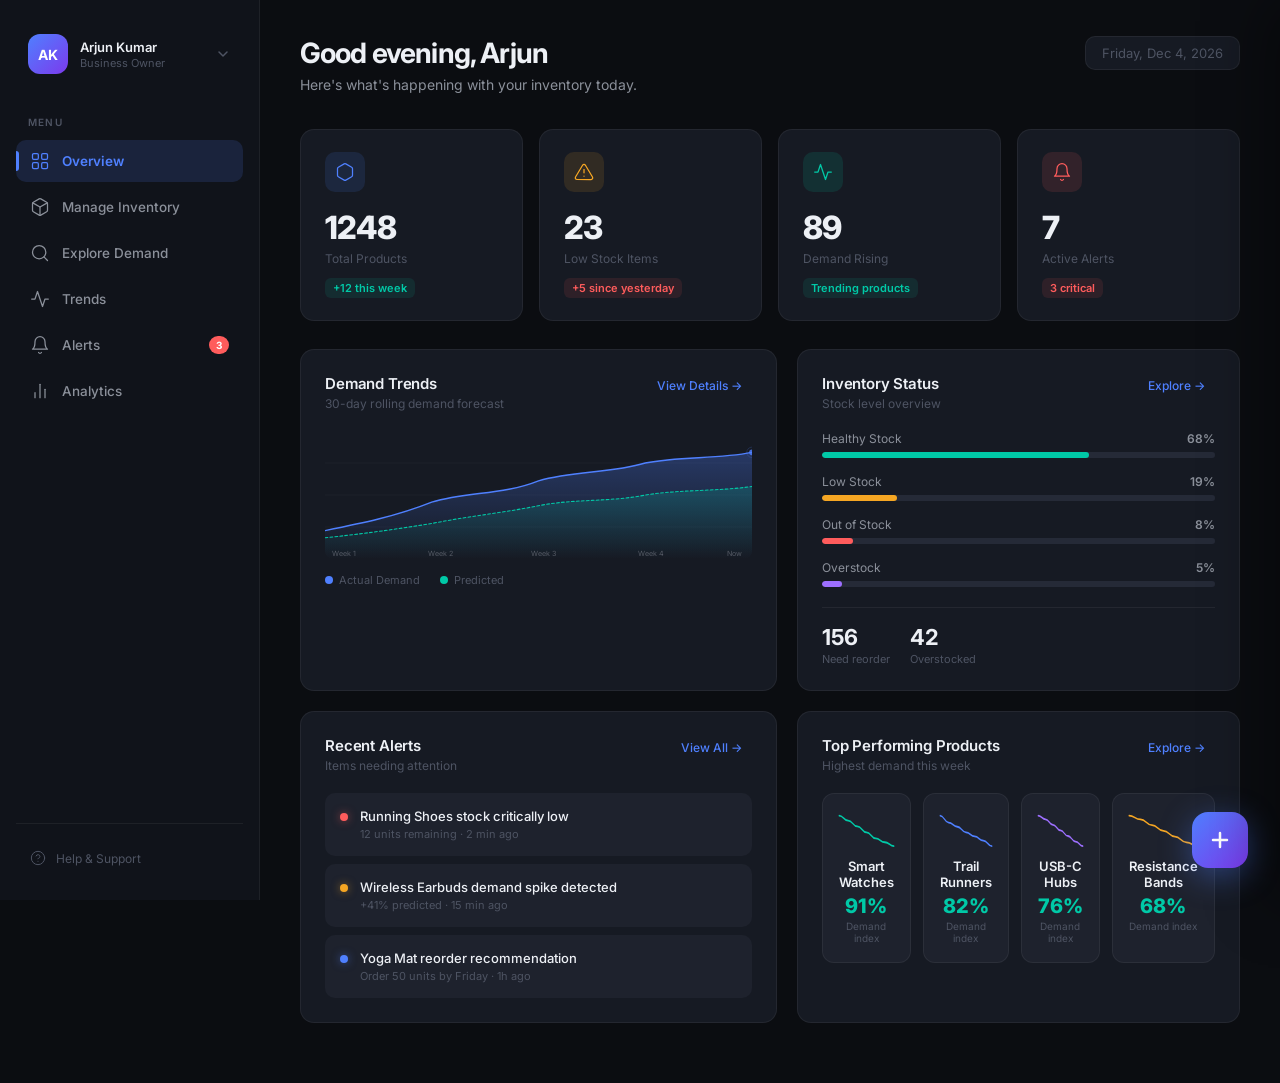
<file: dashboard.html>
<!DOCTYPE html>
<html lang="en">
<head>
  <meta charset="UTF-8" />
  <meta name="viewport" content="width=device-width, initial-scale=1.0" />
  <title>DemandOS - Dashboard</title>
  <meta name="description" content="DemandOS dashboard - your central command for demand prediction and inventory management." />
  <link rel="preconnect" href="https://fonts.googleapis.com" />
  <link rel="preconnect" href="https://fonts.gstatic.com" crossorigin />
  <link href="https://fonts.googleapis.com/css2?family=Inter:wght@300;400;500;600;700;800&display=swap" rel="stylesheet" />
  <link rel="stylesheet" href="dashboard.css" />
  <link rel="stylesheet" href="inventory.css" />
  <link rel="stylesheet" href="add-product.css" />
  <link rel="stylesheet" href="demand.css" />
  <link rel="stylesheet" href="trends.css" />
  <link rel="stylesheet" href="alerts.css" />
  <style>
/* -�-�-�-�-�-�-�-�-�-�-� ANALYTICS PAGE -�-�-�-�-�-�-�-�-�-�-� */

/* Summary Strip */
.analytics-strip { display:grid; grid-template-columns:repeat(4,1fr); gap:16px; margin-bottom:28px; }
.analytics-stat { background:var(--surface); border:1px solid var(--border); border-radius:var(--r); padding:20px 22px; opacity:0; transform:translateY(14px); animation:anStatIn 450ms var(--ease) forwards; transition:border-color 250ms,box-shadow 250ms; }
.analytics-stat:nth-child(1){animation-delay:50ms} .analytics-stat:nth-child(2){animation-delay:120ms} .analytics-stat:nth-child(3){animation-delay:190ms} .analytics-stat:nth-child(4){animation-delay:260ms}
@keyframes anStatIn { to{opacity:1;transform:translateY(0)} }
.analytics-stat:hover { border-color:var(--border-hover); box-shadow:0 4px 20px rgba(0,0,0,.2); }
.analytics-stat-icon { width:36px; height:36px; border-radius:10px; display:flex; align-items:center; justify-content:center; font-size:16px; margin-bottom:12px; }
.analytics-stat-icon.blue { background:rgba(79,128,255,.12); }
.analytics-stat-icon.amber { background:rgba(245,166,35,.12); }
.analytics-stat-icon.green { background:rgba(0,201,167,.12); }
.analytics-stat-icon.purple { background:rgba(157,111,255,.12); }
.analytics-stat-value { font-size:22px; font-weight:800; color:var(--text-primary); letter-spacing:-.03em; margin-bottom:2px; }
.analytics-stat-label { font-size:11.5px; color:var(--text-muted); }

/* Section Card */
.an-card { background:var(--surface); border:1px solid var(--border); border-radius:var(--r); padding:24px; margin-bottom:20px; opacity:0; transform:translateY(14px); animation:anStatIn 450ms var(--ease) forwards; animation-delay:350ms; transition:border-color 250ms; }
.an-card:hover { border-color:var(--border-hover); }
.an-card-head { display:flex; align-items:center; justify-content:space-between; margin-bottom:18px; }
.an-card-title { font-size:15px; font-weight:600; color:var(--text-primary); display:flex; align-items:center; gap:8px; }
.an-card-title span { font-size:16px; }
.an-card-sub { font-size:11px; color:var(--text-muted); }

/* Graph */
.an-graph { width:100%; height:200px; position:relative; margin-bottom:10px; }
.an-graph svg { width:100%; height:100%; display:block; }
.an-graph-line { fill:none; stroke-width:2; stroke-linecap:round; stroke-linejoin:round; stroke-dasharray:1200; stroke-dashoffset:1200; animation:anLineDraw 1400ms var(--ease) 500ms forwards; }
.an-graph-line.predicted { stroke-dasharray:6,4; stroke-width:1.8; animation-delay:900ms; }
@keyframes anLineDraw { to{stroke-dashoffset:0} }
.an-graph-fill { opacity:0; animation:anFillIn 700ms var(--ease) 900ms forwards; }
@keyframes anFillIn { to{opacity:1} }
.an-graph-labels { display:flex; justify-content:space-between; font-size:10px; color:var(--text-muted); }
.an-graph-legend { display:flex; gap:18px; margin-top:10px; }
.an-legend-item { display:flex; align-items:center; gap:6px; font-size:11px; color:var(--text-muted); }
.an-legend-dot { width:8px; height:8px; border-radius:50%; }
.an-legend-line { width:16px; height:2px; border-radius:1px; }
.an-legend-line.dashed { background:repeating-linear-gradient(90deg,var(--accent2) 0,var(--accent2) 4px,transparent 4px,transparent 7px); }

/* Two Column */
.an-grid { display:grid; grid-template-columns:1fr 1fr; gap:20px; margin-bottom:20px; }

/* Inventory Health */
.an-health-list { display:flex; flex-direction:column; gap:10px; }
.an-health-item { display:flex; align-items:center; gap:14px; padding:12px 16px; background:var(--surface2); border-radius:10px; border:1px solid transparent; transition:border-color 200ms; }
.an-health-item:hover { border-color:var(--border-hover); }
.an-health-dot { width:10px; height:10px; border-radius:50%; flex-shrink:0; }
.an-health-dot.red { background:var(--red); box-shadow:0 0 6px rgba(255,92,92,.4); }
.an-health-dot.green { background:var(--accent2); box-shadow:0 0 6px rgba(0,201,167,.4); }
.an-health-dot.blue { background:var(--accent); box-shadow:0 0 6px rgba(79,128,255,.4); }
.an-health-name { font-size:13px; font-weight:500; color:var(--text-primary); flex:1; }
.an-health-tag { font-size:10.5px; font-weight:600; padding:3px 10px; border-radius:6px; }
.an-health-tag.restock { background:rgba(255,92,92,.12); color:var(--red); }
.an-health-tag.safe { background:rgba(0,201,167,.12); color:var(--accent2); }
.an-health-tag.reduce { background:rgba(79,128,255,.12); color:var(--accent); }

/* Top Products */
.an-top-list { display:flex; flex-direction:column; gap:10px; }
.an-top-item { display:flex; align-items:center; gap:14px; padding:12px 16px; background:var(--surface2); border-radius:10px; }
.an-top-rank { width:24px; height:24px; border-radius:8px; background:var(--surface3); display:flex; align-items:center; justify-content:center; font-size:11px; font-weight:700; color:var(--text-secondary); flex-shrink:0; }
.an-top-name { font-size:13px; font-weight:500; color:var(--text-primary); flex:1; }
.an-top-growth { font-size:12px; font-weight:700; color:var(--accent2); }
.an-top-profit { font-size:11px; color:var(--text-muted); margin-left:8px; }

/* Risk Alerts */
.an-risk-list { display:flex; flex-direction:column; gap:10px; }
.an-risk-item { display:flex; align-items:flex-start; gap:12px; padding:14px 16px; background:var(--surface2); border-radius:10px; border-left:3px solid var(--red); }
.an-risk-icon { font-size:16px; flex-shrink:0; margin-top:1px; }
.an-risk-text { font-size:13px; color:var(--text-secondary); line-height:1.5; }

/* Predictions */
.an-predict-list { display:flex; flex-direction:column; gap:10px; }
.an-predict-item { display:flex; align-items:center; gap:14px; padding:14px 16px; background:var(--surface2); border-radius:10px; border-left:3px solid var(--purple); }
.an-predict-emoji { font-size:18px; flex-shrink:0; }
.an-predict-text { font-size:13px; color:var(--text-secondary); line-height:1.5; }

/* Category Chart */
.an-cat-bars { display:flex; flex-direction:column; gap:12px; }
.an-cat-item { display:flex; align-items:center; gap:12px; }
.an-cat-label { font-size:12px; color:var(--text-secondary); width:90px; flex-shrink:0; text-align:right; }
.an-cat-track { flex:1; height:8px; background:var(--surface3); border-radius:4px; overflow:hidden; }
.an-cat-fill { height:100%; border-radius:4px; transition:width 1200ms var(--ease); }
.an-cat-fill.blue { background:var(--accent); }
.an-cat-fill.green { background:var(--accent2); }
.an-cat-fill.amber { background:var(--amber); }
.an-cat-fill.purple { background:var(--purple); }
.an-cat-fill.red { background:var(--red); }
.an-cat-val { font-size:11px; font-weight:600; color:var(--text-muted); width:40px; }

/* Smart Suggestions */
.an-suggest-list { display:flex; flex-direction:column; gap:10px; }
.an-suggest-item { display:flex; align-items:flex-start; gap:12px; padding:14px 16px; background:var(--surface2); border-radius:10px; border-left:3px solid var(--accent2); }
.an-suggest-icon { font-size:16px; flex-shrink:0; margin-top:1px; }
.an-suggest-text { font-size:13px; color:var(--text-secondary); line-height:1.5; }
.an-suggest-text strong { color:var(--text-primary); font-weight:600; }

/* Responsive */
@media(max-width:1100px) { .analytics-strip { grid-template-columns:repeat(2,1fr); } .an-grid { grid-template-columns:1fr; } }
@media(max-width:768px) { .analytics-strip { grid-template-columns:1fr 1fr; } }
  </style>
</head>
<body>
  <!-- SIDEBAR -->
  <aside class="sidebar" id="sidebar">
    <!-- Profile -->
    <div class="profile-section" id="profile-section">
      <div class="profile-trigger" id="profile-trigger" onclick="toggleProfileDropdown()">
        <div class="profile-avatar" id="profile-avatar">AK</div>
        <div class="profile-info">
          <div class="profile-name" id="profile-name">Arjun Kumar</div>
          <div class="profile-role">Business Owner</div>
        </div>
        <svg class="profile-chevron" id="profile-chevron" width="16" height="16" viewBox="0 0 16 16" fill="none">
          <path d="M4 6L8 10L12 6" stroke="currentColor" stroke-width="1.5" stroke-linecap="round" stroke-linejoin="round"/>
        </svg>
      </div>
      <div class="profile-dropdown" id="profile-dropdown">
        <a href="#" class="dropdown-opt" id="opt-edit-profile" onclick="event.preventDefault();openEditProfile()">
          <svg width="16" height="16" viewBox="0 0 24 24" fill="none" stroke="currentColor" stroke-width="1.5" stroke-linecap="round" stroke-linejoin="round"><path d="M12 12a5 5 0 1 0 0-10 5 5 0 0 0 0 10Z"/><path d="M20 21c0-3.3-3.6-6-8-6s-8 2.7-8 6"/></svg>
          Edit Profile
        </a>
        <a href="#" class="dropdown-opt" id="opt-account-settings" onclick="event.preventDefault();openAccountSettings()">
          <svg width="16" height="16" viewBox="0 0 24 24" fill="none" stroke="currentColor" stroke-width="1.5" stroke-linecap="round" stroke-linejoin="round"><circle cx="12" cy="12" r="3"/><path d="M19.4 15a1.65 1.65 0 0 0 .33 1.82l.06.06a2 2 0 1 1-2.83 2.83l-.06-.06a1.65 1.65 0 0 0-1.82-.33 1.65 1.65 0 0 0-1 1.51V21a2 2 0 0 1-4 0v-.09A1.65 1.65 0 0 0 9 19.4a1.65 1.65 0 0 0-1.82.33l-.06.06a2 2 0 1 1-2.83-2.83l.06-.06A1.65 1.65 0 0 0 4.68 15a1.65 1.65 0 0 0-1.51-1H3a2 2 0 0 1 0-4h.09A1.65 1.65 0 0 0 4.6 9a1.65 1.65 0 0 0-.33-1.82l-.06-.06a2 2 0 1 1 2.83-2.83l.06.06A1.65 1.65 0 0 0 9 4.68a1.65 1.65 0 0 0 1-1.51V3a2 2 0 0 1 4 0v.09a1.65 1.65 0 0 0 1 1.51 1.65 1.65 0 0 0 1.82-.33l.06-.06a2 2 0 1 1 2.83 2.83l-.06.06A1.65 1.65 0 0 0 19.4 9a1.65 1.65 0 0 0 1.51 1H21a2 2 0 0 1 0 4h-.09a1.65 1.65 0 0 0-1.51 1Z"/></svg>
          Account Settings
        </a>
        <div class="dropdown-divider"></div>
        <a href="index.html" class="dropdown-opt logout" id="opt-logout">
          <svg width="16" height="16" viewBox="0 0 24 24" fill="none" stroke="currentColor" stroke-width="1.5" stroke-linecap="round" stroke-linejoin="round"><path d="M9 21H5a2 2 0 0 1-2-2V5a2 2 0 0 1 2-2h4"/><polyline points="16 17 21 12 16 7"/><line x1="21" y1="12" x2="9" y2="12"/></svg>
          Logout
        </a>
      </div>
    </div>

    <!-- Navigation -->
    <nav class="sidebar-nav">
      <div class="nav-label">MENU</div>
      <a href="#" class="nav-item active" data-section="overview" id="nav-overview" onclick="switchSection('overview', this)">
        <svg width="20" height="20" viewBox="0 0 24 24" fill="none" stroke="currentColor" stroke-width="1.5" stroke-linecap="round" stroke-linejoin="round"><rect x="3" y="3" width="7" height="7" rx="1.5"/><rect x="14" y="3" width="7" height="7" rx="1.5"/><rect x="3" y="14" width="7" height="7" rx="1.5"/><rect x="14" y="14" width="7" height="7" rx="1.5"/></svg>
        <span>Overview</span>
      </a>
      <a href="#" class="nav-item" data-section="inventory" id="nav-inventory" onclick="switchSection('inventory', this)">
        <svg width="20" height="20" viewBox="0 0 24 24" fill="none" stroke="currentColor" stroke-width="1.5" stroke-linecap="round" stroke-linejoin="round"><path d="M21 8a2 2 0 0 0-1-1.73l-7-4a2 2 0 0 0-2 0l-7 4A2 2 0 0 0 3 8v8a2 2 0 0 0 1 1.73l7 4a2 2 0 0 0 2 0l7-4A2 2 0 0 0 21 16Z"/><path d="m3.3 7 8.7 5 8.7-5"/><path d="M12 22V12"/></svg>
        <span>Manage Inventory</span>
      </a>
      <a href="#" class="nav-item" data-section="demand" id="nav-demand" onclick="switchSection('demand', this)">
        <svg width="20" height="20" viewBox="0 0 24 24" fill="none" stroke="currentColor" stroke-width="1.5" stroke-linecap="round" stroke-linejoin="round"><circle cx="11" cy="11" r="8"/><path d="m21 21-4.3-4.3"/></svg>
        <span>Explore Demand</span>
      </a>
      <a href="#" class="nav-item" data-section="trends" id="nav-trends" onclick="switchSection('trends', this)">
        <svg width="20" height="20" viewBox="0 0 24 24" fill="none" stroke="currentColor" stroke-width="1.5" stroke-linecap="round" stroke-linejoin="round"><polyline points="22 12 18 12 15 21 9 3 6 12 2 12"/></svg>
        <span>Trends</span>
      </a>
      <a href="#" class="nav-item" data-section="alerts" id="nav-alerts" onclick="switchSection('alerts', this)">
        <svg width="20" height="20" viewBox="0 0 24 24" fill="none" stroke="currentColor" stroke-width="1.5" stroke-linecap="round" stroke-linejoin="round"><path d="M18 8A6 6 0 0 0 6 8c0 7-3 9-3 9h18s-3-2-3-9"/><path d="M13.73 21a2 2 0 0 1-3.46 0"/></svg>
        <span>Alerts</span>
        <span class="nav-badge">3</span>
      </a>
      <a href="#" class="nav-item" data-section="analytics" id="nav-analytics" onclick="switchSection('analytics', this)">
        <svg width="20" height="20" viewBox="0 0 24 24" fill="none" stroke="currentColor" stroke-width="1.5" stroke-linecap="round" stroke-linejoin="round"><path d="M18 20V10"/><path d="M12 20V4"/><path d="M6 20v-6"/></svg>
        <span>Analytics</span>
      </a>
    </nav>

    <!-- Sidebar Footer -->
    <div class="sidebar-footer">
      <div class="sidebar-help" onclick="return false;">
        <svg width="16" height="16" viewBox="0 0 24 24" fill="none" stroke="currentColor" stroke-width="1.5" stroke-linecap="round" stroke-linejoin="round"><circle cx="12" cy="12" r="10"/><path d="M9.09 9a3 3 0 0 1 5.83 1c0 2-3 3-3 3"/><line x1="12" y1="17" x2="12.01" y2="17"/></svg>
        <span>Help & Support</span>
      </div>
    </div>
  </aside>

  <!-- MAIN CONTENT -->
  <main class="main-content" id="main-content">
    <!-- OVERVIEW SECTION (default) -->
    <section class="content-section active" id="section-overview">
      <!-- Header -->
      <div class="content-header">
        <div>
          <h1 class="page-title" id="page-title">Good evening, Arjun</h1>
          <p class="page-subtitle">Here's what's happening with your inventory today.</p>
        </div>
        <div class="header-date" id="header-date"></div>
      </div>

      <!-- Stat Cards Row -->
      <div class="stat-cards" id="stat-cards">
        <div class="stat-card" id="stat-total-products" style="--delay:0">
          <div class="stat-icon blue">
            <svg width="20" height="20" viewBox="0 0 24 24" fill="none" stroke="currentColor" stroke-width="1.5" stroke-linecap="round" stroke-linejoin="round"><path d="M21 8a2 2 0 0 0-1-1.73l-7-4a2 2 0 0 0-2 0l-7 4A2 2 0 0 0 3 8v8a2 2 0 0 0 1 1.73l7 4a2 2 0 0 0 2 0l7-4A2 2 0 0 0 21 16Z"/></svg>
          </div>
          <div class="stat-value" data-target="1248">0</div>
          <div class="stat-label">Total Products</div>
          <div class="stat-change positive">+12 this week</div>
        </div>
        <div class="stat-card" id="stat-low-stock" style="--delay:1">
          <div class="stat-icon amber">
            <svg width="20" height="20" viewBox="0 0 24 24" fill="none" stroke="currentColor" stroke-width="1.5" stroke-linecap="round" stroke-linejoin="round"><path d="M10.29 3.86L1.82 18a2 2 0 0 0 1.71 3h16.94a2 2 0 0 0 1.71-3L13.71 3.86a2 2 0 0 0-3.42 0Z"/><line x1="12" y1="9" x2="12" y2="13"/><line x1="12" y1="17" x2="12.01" y2="17"/></svg>
          </div>
          <div class="stat-value" data-target="23">0</div>
          <div class="stat-label">Low Stock Items</div>
          <div class="stat-change negative">+5 since yesterday</div>
        </div>
        <div class="stat-card" id="stat-demand-up" style="--delay:2">
          <div class="stat-icon green">
            <svg width="20" height="20" viewBox="0 0 24 24" fill="none" stroke="currentColor" stroke-width="1.5" stroke-linecap="round" stroke-linejoin="round"><polyline points="22 12 18 12 15 21 9 3 6 12 2 12"/></svg>
          </div>
          <div class="stat-value" data-target="89">0</div>
          <div class="stat-label">Demand Rising</div>
          <div class="stat-change positive">Trending products</div>
        </div>
        <div class="stat-card" id="stat-alerts" style="--delay:3">
          <div class="stat-icon red">
            <svg width="20" height="20" viewBox="0 0 24 24" fill="none" stroke="currentColor" stroke-width="1.5" stroke-linecap="round" stroke-linejoin="round"><path d="M18 8A6 6 0 0 0 6 8c0 7-3 9-3 9h18s-3-2-3-9"/><path d="M13.73 21a2 2 0 0 1-3.46 0"/></svg>
          </div>
          <div class="stat-value" data-target="7">0</div>
          <div class="stat-label">Active Alerts</div>
          <div class="stat-change negative">3 critical</div>
        </div>
      </div>

      <!-- Two Column Grid -->
      <div class="dashboard-grid">
        <!-- Demand Trends Chart -->
        <div class="dash-card large" id="demand-trend-card">
          <div class="card-head">
            <div>
              <h3 class="card-title">Demand Trends</h3>
              <p class="card-desc">30-day rolling demand forecast</p>
            </div>
            <a href="#" class="card-cta" onclick="switchSection('trends', document.getElementById('nav-trends'))">View Details →</a>
          </div>
          <div class="chart-area" id="demand-chart-area">
            <svg id="demand-chart" viewBox="0 0 600 180" preserveAspectRatio="none">
              <defs>
                <linearGradient id="dGrad" x1="0" y1="0" x2="0" y2="1">
                  <stop offset="0%" stop-color="#4F80FF" stop-opacity="0.3"/>
                  <stop offset="100%" stop-color="#4F80FF" stop-opacity="0"/>
                </linearGradient>
                <linearGradient id="dGrad2" x1="0" y1="0" x2="0" y2="1">
                  <stop offset="0%" stop-color="#00C9A7" stop-opacity="0.2"/>
                  <stop offset="100%" stop-color="#00C9A7" stop-opacity="0"/>
                </linearGradient>
              </defs>
              <!-- Grid -->
              <line x1="0" y1="45" x2="600" y2="45" stroke="rgba(255,255,255,0.04)" stroke-width="1"/>
              <line x1="0" y1="90" x2="600" y2="90" stroke="rgba(255,255,255,0.04)" stroke-width="1"/>
              <line x1="0" y1="135" x2="600" y2="135" stroke="rgba(255,255,255,0.04)" stroke-width="1"/>
              <!-- Fill -->
              <path id="d-fill" d="M0,140 C50,130 100,120 150,100 C200,85 250,90 300,70 C350,55 400,60 450,45 C500,35 550,40 600,30 L600,180 L0,180 Z" fill="url(#dGrad)"/>
              <!-- Line -->
              <path id="d-line" d="M0,140 C50,130 100,120 150,100 C200,85 250,90 300,70 C350,55 400,60 450,45 C500,35 550,40 600,30" fill="none" stroke="#4F80FF" stroke-width="2" stroke-linecap="round"/>
              <!-- Secondary -->
              <path id="d-fill2" d="M0,150 C50,145 100,138 150,130 C200,120 250,115 300,105 C350,95 400,100 450,90 C500,82 550,85 600,78 L600,180 L0,180 Z" fill="url(#dGrad2)"/>
              <path id="d-line2" d="M0,150 C50,145 100,138 150,130 C200,120 250,115 300,105 C350,95 400,100 450,90 C500,82 550,85 600,78" fill="none" stroke="#00C9A7" stroke-width="1.5" stroke-dasharray="4,3" stroke-linecap="round"/>
              <!-- Labels -->
              <text x="10" y="175" fill="#555A65" font-size="10" font-family="Inter">Week 1</text>
              <text x="145" y="175" fill="#555A65" font-size="10" font-family="Inter">Week 2</text>
              <text x="290" y="175" fill="#555A65" font-size="10" font-family="Inter">Week 3</text>
              <text x="440" y="175" fill="#555A65" font-size="10" font-family="Inter">Week 4</text>
              <text x="565" y="175" fill="#555A65" font-size="10" font-family="Inter">Now</text>
              <!-- Dot -->
              <circle cx="600" cy="30" r="4" fill="#4F80FF" opacity="0.8"/>
              <circle cx="600" cy="30" r="7" fill="none" stroke="#4F80FF" stroke-width="1" opacity="0.3">
                <animate attributeName="r" values="5;12;5" dur="2s" repeatCount="indefinite"/>
                <animate attributeName="opacity" values="0.4;0;0.4" dur="2s" repeatCount="indefinite"/>
              </circle>
            </svg>
            <div class="chart-legend">
              <span class="legend-item"><span class="legend-dot blue"></span>Actual Demand</span>
              <span class="legend-item"><span class="legend-dot green"></span>Predicted</span>
            </div>
          </div>
        </div>

        <!-- Inventory Status -->
        <div class="dash-card" id="inventory-status-card">
          <div class="card-head">
            <div>
              <h3 class="card-title">Inventory Status</h3>
              <p class="card-desc">Stock level overview</p>
            </div>
            <a href="#" class="card-cta" onclick="switchSection('inventory', document.getElementById('nav-inventory'))">Explore →</a>
          </div>
          <div class="inv-bars">
            <div class="inv-bar-item">
              <div class="inv-bar-label"><span>Healthy Stock</span><span class="inv-bar-val" data-target="68">0%</span></div>
              <div class="inv-bar-track"><div class="inv-bar-fill green" data-width="68"></div></div>
            </div>
            <div class="inv-bar-item">
              <div class="inv-bar-label"><span>Low Stock</span><span class="inv-bar-val" data-target="19">0%</span></div>
              <div class="inv-bar-track"><div class="inv-bar-fill amber" data-width="19"></div></div>
            </div>
            <div class="inv-bar-item">
              <div class="inv-bar-label"><span>Out of Stock</span><span class="inv-bar-val" data-target="8">0%</span></div>
              <div class="inv-bar-track"><div class="inv-bar-fill red" data-width="8"></div></div>
            </div>
            <div class="inv-bar-item">
              <div class="inv-bar-label"><span>Overstock</span><span class="inv-bar-val" data-target="5">0%</span></div>
              <div class="inv-bar-track"><div class="inv-bar-fill purple" data-width="5"></div></div>
            </div>
          </div>
          <div class="inv-summary">
            <div class="inv-summary-item">
              <span class="inv-summary-num">156</span>
              <span class="inv-summary-label">Need reorder</span>
            </div>
            <div class="inv-summary-item">
              <span class="inv-summary-num">42</span>
              <span class="inv-summary-label">Overstocked</span>
            </div>
          </div>
        </div>

        <!-- Alerts Preview -->
        <div class="dash-card" id="alerts-preview-card">
          <div class="card-head">
            <div>
              <h3 class="card-title">Recent Alerts</h3>
              <p class="card-desc">Items needing attention</p>
            </div>
            <a href="#" class="card-cta" onclick="switchSection('alerts', document.getElementById('nav-alerts'))">View All →</a>
          </div>
          <div class="alert-list" id="alert-list">
            <div class="alert-item critical">
              <div class="alert-dot"></div>
              <div class="alert-body">
                <div class="alert-msg">Running Shoes stock critically low</div>
                <div class="alert-time">12 units remaining · 2 min ago</div>
              </div>
            </div>
            <div class="alert-item warning">
              <div class="alert-dot"></div>
              <div class="alert-body">
                <div class="alert-msg">Wireless Earbuds demand spike detected</div>
                <div class="alert-time">+41% predicted · 15 min ago</div>
              </div>
            </div>
            <div class="alert-item info">
              <div class="alert-dot"></div>
              <div class="alert-body">
                <div class="alert-msg">Yoga Mat reorder recommendation</div>
                <div class="alert-time">Order 50 units by Friday · 1h ago</div>
              </div>
            </div>
          </div>
        </div>

        <!-- Top Products -->
        <div class="dash-card large" id="top-products-card">
          <div class="card-head">
            <div>
              <h3 class="card-title">Top Performing Products</h3>
              <p class="card-desc">Highest demand this week</p>
            </div>
            <a href="#" class="card-cta" onclick="switchSection('demand', document.getElementById('nav-demand'))">Explore →</a>
          </div>
          <div class="products-row" id="products-row"></div>
        </div>
      </div>
    </section>

    <!-- INVENTORY MANAGEMENT SECTION -->
    <section class="content-section" id="section-inventory">
      <!-- Top Bar -->
      <div class="inv-topbar">
        <div class="inv-search-wrap">
          <input type="text" class="inv-search" id="inv-search-input" placeholder="Search products in your inventory…" />
          <svg width="18" height="18" viewBox="0 0 24 24" fill="none" stroke="currentColor" stroke-width="1.5" stroke-linecap="round" stroke-linejoin="round"><circle cx="11" cy="11" r="8"/><path d="m21 21-4.3-4.3"/></svg>
        </div>
        <button class="inv-add-btn" id="inv-add-btn" onclick="openAddProduct()"><svg width="14" height="14" viewBox="0 0 24 24" fill="none" stroke="currentColor" stroke-width="2.5" stroke-linecap="round"><line x1="12" y1="5" x2="12" y2="19"/><line x1="5" y1="12" x2="19" y2="12"/></svg> Add Product</button>
      </div>

      <!-- Category Filter Bar -->
      <div class="inv-filter-bar" id="inv-filter-bar"></div>

      <!-- Back Button -->
      <button class="inv-back-btn" id="inv-back-btn" onclick="exitFocusedMode()">
        <svg width="14" height="14" viewBox="0 0 24 24" fill="none" stroke="currentColor" stroke-width="2" stroke-linecap="round" stroke-linejoin="round"><path d="M19 12H5"/><path d="m12 19-7-7 7-7"/></svg>
        Back to all products
      </button>

      <!-- Main Layout (morphs between grid and split view) -->
      <div class="inv-layout" id="inv-layout">
        <!-- Product Grid / Side List -->
        <div class="inv-grid" id="inv-product-grid"></div>
        <!-- Detail Panel (appears on product click) -->
        <div class="inv-detail-panel" id="inv-detail-panel"></div>
      </div>

      <!-- Click-outside overlay for exiting focused mode -->
      <div class="inv-overlay" id="inv-overlay" onclick="exitFocusedMode()"></div>
    </section>

    <!-- EXPLORE DEMAND SECTION -->
    <section class="content-section" id="section-demand">
      <div class="demand-page" id="demand-page">
        <div class="demand-hero">
          <div class="demand-tagline">AI-Powered Insights</div>
          <h1 class="demand-title">Explore Product Demand</h1>
          <p class="demand-subtitle">Search any product to uncover real-time demand trends and market intelligence.</p>
        </div>
        <div class="demand-search-wrap">
          <input type="text" class="demand-search" id="demand-search-input" placeholder="Search a product to explore demand…" />
          <svg width="20" height="20" viewBox="0 0 24 24" fill="none" stroke="currentColor" stroke-width="1.5" stroke-linecap="round" stroke-linejoin="round"><circle cx="11" cy="11" r="8"/><path d="m21 21-4.3-4.3"/></svg>
        </div>
        <div class="demand-hints">
          <span class="demand-hint">Smart Watch</span>
          <span class="demand-hint">Running Shoes</span>
          <span class="demand-hint">Bluetooth Speaker</span>
          <span class="demand-hint">Yoga Mat</span>
        </div>
        <div class="demand-result" id="demand-result"></div>
      </div>
    </section>
    <!-- TRENDS SECTION -->
    <section class="content-section" id="section-trends">
      <div class="trends-layout">
        <div class="trends-sidebar">
          <div class="trends-sidebar-title">Categories</div>
          <div class="trends-cat-list" id="trends-cat-list"></div>
        </div>
        <div class="trends-main">
          <div class="trends-main-header">
            <h1 class="trends-main-title">Trending Products</h1>
            <p class="trends-main-sub">Discover what's moving in the market right now.</p>
          </div>
          <div id="trends-sections"></div>
        </div>
      </div>
      <div class="trend-modal-overlay" id="trend-modal-overlay"></div>
    </section>

    <!-- ALERTS SECTION -->
    <section class="content-section" id="section-alerts">
      <div class="content-header">
        <div>
          <h1 class="page-title">Alerts</h1>
          <p class="page-subtitle">Actionable notifications to keep your inventory healthy.</p>
        </div>
      </div>
      <div class="alerts-filters" id="alerts-filters"></div>
      <div class="alerts-split">
        <div class="alerts-list-panel" id="alerts-list"></div>
        <div class="alerts-detail-panel" id="alerts-detail"></div>
      </div>
    </section>

    <!-- ANALYTICS SECTION -->
    <section class="content-section" id="section-analytics">
      <div class="content-header">
        <div>
          <h1 class="page-title">Analytics</h1>
          <p class="page-subtitle">Deep insights into your business performance and predictions.</p>
        </div>
      </div>

      <!-- Summary Strip -->
      <div class="analytics-strip">
        <div class="analytics-stat"><div class="analytics-stat-icon blue">📈</div><div class="analytics-stat-value" data-val="+18% this week">+18% this week</div><div class="analytics-stat-label">Sales Trend</div></div>
        <div class="analytics-stat"><div class="analytics-stat-icon amber">📦</div><div class="analytics-stat-value" data-val="12 items">12 items</div><div class="analytics-stat-label">Low Stock Items</div></div>
        <div class="analytics-stat"><div class="analytics-stat-icon green">💰</div><div class="analytics-stat-value" data-val="Fitness">Fitness</div><div class="analytics-stat-label">Top Profit Category</div></div>
        <div class="analytics-stat"><div class="analytics-stat-icon purple">🔮</div><div class="analytics-stat-value" data-val="Cold Drinks ↑">Cold Drinks ↑</div><div class="analytics-stat-label">Next Demand Spike (3 days)</div></div>
      </div>

      <!-- Sales + Demand Graph -->
      <div class="an-card">
        <div class="an-card-head"><div class="an-card-title"><span>📊</span> Sales & Demand Forecast</div><div class="an-card-sub">Past 15 weeks + 5 week prediction</div></div>
        <div class="an-graph" id="analytics-graph"></div>
        <div class="an-graph-labels"><span>15w ago</span><span>10w</span><span>5w</span><span>Now</span><span>+5w</span></div>
        <div class="an-graph-legend"><span class="an-legend-item"><span class="an-legend-dot" style="background:#4F80FF"></span>Actual Sales</span><span class="an-legend-item"><span class="an-legend-line dashed"></span>Predicted Demand</span></div>
      </div>

      <div class="an-grid">
        <!-- Inventory Health -->
        <div class="an-card">
          <div class="an-card-head"><div class="an-card-title"><span>📦</span> Inventory Health</div></div>
          <div class="an-health-list">
            <div class="an-health-item"><div class="an-health-dot red"></div><div class="an-health-name">Running Shoes X1</div><span class="an-health-tag restock">Restock now</span></div>
            <div class="an-health-item"><div class="an-health-dot red"></div><div class="an-health-name">Water Bottle Steel</div><span class="an-health-tag restock">Restock now</span></div>
            <div class="an-health-item"><div class="an-health-dot green"></div><div class="an-health-name">Smart Watch Pro</div><span class="an-health-tag safe">Healthy</span></div>
            <div class="an-health-item"><div class="an-health-dot green"></div><div class="an-health-name">USB-C Hub Ultra</div><span class="an-health-tag safe">Healthy</span></div>
            <div class="an-health-item"><div class="an-health-dot blue"></div><div class="an-health-name">Trail Mix Organic</div><span class="an-health-tag reduce">Reduce orders</span></div>
          </div>
        </div>

        <!-- Top Performing -->
        <div class="an-card">
          <div class="an-card-head"><div class="an-card-title"><span>🏆</span> Top Performing Products</div></div>
          <div class="an-top-list">
            <div class="an-top-item"><div class="an-top-rank">1</div><div class="an-top-name">Resistance Bands</div><span class="an-top-growth">+82%</span><span class="an-top-profit">$2.4K</span></div>
            <div class="an-top-item"><div class="an-top-rank">2</div><div class="an-top-name">Bluetooth Speaker</div><span class="an-top-growth">+68%</span><span class="an-top-profit">$3.1K</span></div>
            <div class="an-top-item"><div class="an-top-rank">3</div><div class="an-top-name">Smart Watch Pro</div><span class="an-top-growth">+54%</span><span class="an-top-profit">$5.8K</span></div>
            <div class="an-top-item"><div class="an-top-rank">4</div><div class="an-top-name">Running Shoes X1</div><span class="an-top-growth">+47%</span><span class="an-top-profit">$1.9K</span></div>
            <div class="an-top-item"><div class="an-top-rank">5</div><div class="an-top-name">Yoga Mat Premium</div><span class="an-top-growth">+35%</span><span class="an-top-profit">$0.8K</span></div>
          </div>
        </div>
      </div>

      <!-- Risk Alerts -->
      <div class="an-card">
        <div class="an-card-head"><div class="an-card-title"><span>⚠️</span> Risk Alerts</div></div>
        <div class="an-risk-list">
          <div class="an-risk-item"><span class="an-risk-icon">🔴</span><div class="an-risk-text">You may <strong>run out of Running Shoes</strong> in 2 days at current sell rate. Restock urgently.</div></div>
          <div class="an-risk-item"><span class="an-risk-icon">🟡</span><div class="an-risk-text"><strong>Trail Mix Organic</strong> overstock may cause $450+ in holding costs this month. Consider discounting.</div></div>
          <div class="an-risk-item"><span class="an-risk-icon">🔴</span><div class="an-risk-text"><strong>Protein Bars</strong> batch expiring in 12 days — 45 units unsold. Immediate action needed.</div></div>
        </div>
      </div>

      <div class="an-grid">
        <!-- Demand Predictions -->
        <div class="an-card">
          <div class="an-card-head"><div class="an-card-title"><span>🔮</span> Demand Predictions</div></div>
          <div class="an-predict-list">
            <div class="an-predict-item"><span class="an-predict-emoji">🥤</span><div class="an-predict-text">People will likely buy <strong>more cold drinks</strong> next week due to rising temperatures.</div></div>
            <div class="an-predict-item"><span class="an-predict-emoji">💪</span><div class="an-predict-text"><strong>Fitness equipment</strong> demand expected to peak — best time to restock resistance bands.</div></div>
            <div class="an-predict-item"><span class="an-predict-emoji">🎒</span><div class="an-predict-text">Backpack demand will <strong>recover in 3 weeks</strong> as travel season approaches.</div></div>
          </div>
        </div>

        <!-- Category Insights -->
        <div class="an-card">
          <div class="an-card-head"><div class="an-card-title"><span>📊</span> Category Performance</div></div>
          <div class="an-cat-bars">
            <div class="an-cat-item"><span class="an-cat-label">Electronics</span><div class="an-cat-track"><div class="an-cat-fill blue" data-width="82" style="width:0"></div></div><span class="an-cat-val">82%</span></div>
            <div class="an-cat-item"><span class="an-cat-label">Fitness</span><div class="an-cat-track"><div class="an-cat-fill green" data-width="74" style="width:0"></div></div><span class="an-cat-val">74%</span></div>
            <div class="an-cat-item"><span class="an-cat-label">Lifestyle</span><div class="an-cat-track"><div class="an-cat-fill amber" data-width="58" style="width:0"></div></div><span class="an-cat-val">58%</span></div>
            <div class="an-cat-item"><span class="an-cat-label">Food</span><div class="an-cat-track"><div class="an-cat-fill purple" data-width="45" style="width:0"></div></div><span class="an-cat-val">45%</span></div>
            <div class="an-cat-item"><span class="an-cat-label">Bags</span><div class="an-cat-track"><div class="an-cat-fill red" data-width="28" style="width:0"></div></div><span class="an-cat-val">28%</span></div>
          </div>
        </div>
      </div>

      <!-- Smart Suggestions -->
      <div class="an-card">
        <div class="an-card-head"><div class="an-card-title"><span>🧠</span> Smart Suggestions</div><div class="an-card-sub">AI-powered recommendations</div></div>
        <div class="an-suggest-list">
          <div class="an-suggest-item"><span class="an-suggest-icon">📦</span><div class="an-suggest-text"><strong>Increase stock of Resistance Bands</strong> — demand is rising 28% monthly with low competition.</div></div>
          <div class="an-suggest-item"><span class="an-suggest-icon">🎁</span><div class="an-suggest-text"><strong>Bundle Yoga Mat + Resistance Bands</strong> — customers frequently buy both. Could boost AOV by 22%.</div></div>
          <div class="an-suggest-item"><span class="an-suggest-icon">📉</span><div class="an-suggest-text"><strong>Reduce Trail Mix orders by 50%</strong> — demand has fallen post-season. Current stock lasts 6+ weeks.</div></div>
          <div class="an-suggest-item"><span class="an-suggest-icon">💰</span><div class="an-suggest-text"><strong>Run a flash sale on Backpacks</strong> — clear aging inventory before new travel season models arrive.</div></div>
        </div>
      </div>
    </section>
  </main>

  <!-- ADD PRODUCT — Overlay -->
  <div class="ap-overlay" id="ap-overlay"></div>

  <!-- ADD PRODUCT — Slide Panel -->
  <div class="ap-panel" id="ap-panel">
    <div class="ap-header">
      <div class="ap-header-left">
        <div class="ap-header-icon">📦</div>
        <div>
          <div class="ap-header-title">Add New Product</div>
          <div class="ap-header-sub">Fill in details to add to inventory</div>
        </div>
      </div>
      <button class="ap-close-btn" id="ap-close-btn" onclick="closeAddProduct()">✕</button>
    </div>

    <!-- Quick Mode Toggle -->
    <div class="ap-mode-bar">
      <span class="ap-mode-label">Quick Add Mode</span>
      <button class="ap-mode-toggle" id="ap-quick-toggle" onclick="toggleQuickMode()"></button>
      <span class="ap-mode-badge">⚡ Fast</span>
    </div>

    <div class="ap-body" id="ap-body">
      <!-- 1. BASIC INFO -->
      <div class="ap-section" id="ap-sec-basic">
        <div class="ap-section-title"><span>📋</span> Basic Information</div>
        <div class="ap-field">
          <label class="ap-label">Product Name <span class="ap-required">*</span></label>
          <input type="text" class="ap-input" id="ap-name" placeholder="e.g. Smart Watch Pro" />
        </div>
        <div class="ap-row">
          <div class="ap-field">
            <label class="ap-label">Category</label>
            <select class="ap-select" id="ap-category">
              <option value="">Select category</option>
              <option value="Electronics">Electronics</option>
              <option value="Fitness">Fitness</option>
              <option value="Footwear">Footwear</option>
              <option value="Accessories">Accessories</option>
              <option value="Bags">Bags</option>
              <option value="Home Office">Home Office</option>
              <option value="Lifestyle">Lifestyle</option>
              <option value="Food">Food</option>
              <option value="Fashion">Fashion</option>
            </select>
          </div>
          <div class="ap-field">
            <label class="ap-label">SKU</label>
            <input type="text" class="ap-input" id="ap-sku" placeholder="Auto-generated" />
          </div>
        </div>
        <div class="ap-row">
          <div class="ap-field">
            <label class="ap-label">Price ($) <span class="ap-required">*</span></label>
            <input type="number" class="ap-input" id="ap-price" placeholder="0.00" min="0" step="0.01" />
          </div>
          <div class="ap-field ap-advanced-field">
            <label class="ap-label">Cost Price ($)</label>
            <input type="number" class="ap-input" id="ap-cost" placeholder="0.00" min="0" step="0.01" />
          </div>
        </div>
      </div>

      <!-- 2. INVENTORY -->
      <div class="ap-section ap-full-field" id="ap-sec-inventory">
        <div class="ap-section-title"><span>📊</span> Inventory</div>
        <div class="ap-row">
          <div class="ap-field">
            <label class="ap-label">Stock Quantity <span class="ap-required">*</span></label>
            <input type="number" class="ap-input" id="ap-stock" placeholder="0" min="0" />
          </div>
          <div class="ap-field ap-advanced-field">
            <label class="ap-label">Min Threshold</label>
            <input type="number" class="ap-input" id="ap-threshold" placeholder="10" min="0" />
          </div>
        </div>
        <div class="ap-row ap-advanced-field">
          <div class="ap-field">
            <label class="ap-label">Unit</label>
            <select class="ap-select" id="ap-unit">
              <option value="pcs">Pieces (pcs)</option>
              <option value="kg">Kilograms (kg)</option>
              <option value="ltr">Litres (ltr)</option>
              <option value="box">Boxes</option>
              <option value="set">Sets</option>
            </select>
          </div>
          <div class="ap-field" style="justify-content:flex-end;">
            <div class="ap-toggle-row" style="margin-bottom:0;">
              <div class="ap-toggle-info">
                <div class="ap-toggle-name">Track Inventory</div>
              </div>
              <button class="ap-toggle on" id="ap-track-toggle" onclick="this.classList.toggle('on')"></button>
            </div>
          </div>
        </div>
      </div>

      <!-- 3. DEMAND PREDICTION -->
      <div class="ap-section ap-full-field" id="ap-sec-demand">
        <div class="ap-section-title"><span>🔮</span> Smart Demand</div>
        <div class="ap-toggle-row">
          <div class="ap-toggle-info">
            <div class="ap-toggle-name">Auto Predict Demand</div>
            <div class="ap-toggle-desc">AI-powered demand estimation</div>
          </div>
          <button class="ap-toggle" id="ap-demand-toggle" onclick="toggleDemandPredict()"></button>
        </div>
        <div class="ap-predict-card" id="ap-predict-card">
          <div class="ap-predict-icon">🧠</div>
          <div class="ap-predict-text" id="ap-predict-text">
            Recommended stock: <strong>120 units</strong> (based on category demand trends)
          </div>
          <div class="ap-predict-edit" onclick="applyPrediction()">
            ↗ Apply to stock field
          </div>
        </div>
      </div>

      <!-- 4. MEDIA -->
      <div class="ap-section ap-full-field" id="ap-sec-media">
        <div class="ap-section-title"><span>🖼️</span> Product Images</div>
        <div class="ap-upload-zone" id="ap-upload-zone">
          <input type="file" class="ap-upload-input" id="ap-file-input" multiple accept="image/*" />
          <div class="ap-upload-icon">📁</div>
          <div class="ap-upload-text">Drag & drop images here, or click to browse</div>
          <div class="ap-upload-hint">PNG, JPG up to 5MB</div>
        </div>
        <div class="ap-thumbnails" id="ap-thumbnails"></div>
      </div>

      <!-- 5. ADVANCED (Collapsible) -->
      <div class="ap-section ap-full-field" id="ap-sec-advanced">
        <button class="ap-collapse-trigger" id="ap-adv-trigger" onclick="toggleAdvancedSection()">
          <div class="ap-section-title" style="margin-bottom:0;"><span>⚙️</span> Advanced Options</div>
          <svg class="ap-collapse-chevron" width="16" height="16" viewBox="0 0 24 24" fill="none" stroke="currentColor" stroke-width="2" stroke-linecap="round" stroke-linejoin="round"><path d="M6 9l6 6 6-6"/></svg>
        </button>
        <div class="ap-collapse-body" id="ap-adv-body">
          <div class="ap-field" style="margin-top:14px;">
            <label class="ap-label">Supplier Name</label>
            <input type="text" class="ap-input" id="ap-supplier" placeholder="e.g. Global Supplies Inc." />
          </div>
          <div class="ap-field">
            <label class="ap-label">Tags</label>
            <div class="ap-tags-wrap" id="ap-tags-wrap" onclick="document.getElementById('ap-tags-input').focus()">
              <input type="text" class="ap-tags-input" id="ap-tags-input" placeholder="Type and press Enter…" />
            </div>
            <div class="ap-tag-suggest" id="ap-tag-suggest">
              <span class="ap-tag-suggest-item" onclick="addTag('bestseller')">bestseller</span>
              <span class="ap-tag-suggest-item" onclick="addTag('new')">new</span>
              <span class="ap-tag-suggest-item" onclick="addTag('seasonal')">seasonal</span>
              <span class="ap-tag-suggest-item" onclick="addTag('premium')">premium</span>
              <span class="ap-tag-suggest-item" onclick="addTag('eco-friendly')">eco-friendly</span>
            </div>
          </div>
          <div class="ap-field">
            <label class="ap-label">Expiry Date</label>
            <input type="date" class="ap-input" id="ap-expiry" />
          </div>
        </div>
      </div>
    </div>

    <!-- Bottom Action Bar -->
    <div class="ap-footer">
      <button class="ap-btn cancel" onclick="closeAddProduct()">Cancel</button>
      <div class="ap-footer-spacer"></div>
      <button class="ap-btn secondary" id="ap-save-another" disabled onclick="saveProduct(true)">
        <span class="ap-spinner"></span> Save & Add Another
      </button>
      <button class="ap-btn primary" id="ap-save" disabled onclick="saveProduct(false)">
        <span class="ap-spinner"></span> Save Product
      </button>
    </div>
  </div>

  <!-- Floating Action Button -->
  <button class="ap-fab" id="ap-fab" onclick="openAddProduct()" title="Add Product">
    <svg width="24" height="24" viewBox="0 0 24 24" fill="none" stroke="currentColor" stroke-width="2.5" stroke-linecap="round" stroke-linejoin="round"><line x1="12" y1="5" x2="12" y2="19"/><line x1="5" y1="12" x2="19" y2="12"/></svg>
  </button>

  <!-- Success Animation Overlay -->
  <div class="ap-success-overlay" id="ap-success-overlay">
    <div class="ap-success-card">
      <div class="ap-success-check">
        <svg width="36" height="36" viewBox="0 0 24 24" fill="none" stroke="currentColor" stroke-width="2.5" stroke-linecap="round" stroke-linejoin="round"><polyline points="20 6 9 17 4 12"/></svg>
      </div>
      <div class="ap-success-title">Product Added! 🎉</div>
      <div class="ap-success-sub" id="ap-success-sub">Your product has been added to inventory.</div>
    </div>
  </div>

  <script src="dashboard.js"></script>
  <script src="inventory.js"></script>
  <script src="add-product.js"></script>
  <script src="demand.js"></script>
  <script src="trends.js"></script>
  <script src="alerts.js"></script>
  <script>
// -�-�-�-�-�-�-�-�-�-�-�-�-�-�-�-�-�-�-�-�-�-�-�-�-�-�-�-�-�-�-�-�-�-�-�-�-�-�-�
// PROFILE & SETTINGS MODALS
// -�-�-�-�-�-�-�-�-�-�-�-�-�-�-�-�-�-�-�-�-�-�-�-�-�-�-�-�-�-�-�-�-�-�-�-�-�-�-�

function openEditProfile() {
  document.getElementById('profile-section').classList.remove('open');
  removeProfileModal();
  const modal = document.createElement('div');
  modal.id = 'profile-modal-overlay';
  modal.className = 'alert-modal-overlay';
  modal.innerHTML = `
    <div class="alert-modal" onclick="event.stopPropagation()" style="max-width:480px">
      <div class="alert-modal-header">
        <div class="alert-modal-icon">👤</div>
        <div>
          <div class="alert-modal-title">Edit Profile</div>
          <div class="alert-modal-sub">Update your personal information</div>
        </div>
        <button class="alert-modal-close" onclick="closeProfileModal()">✕</button>
      </div>
      <div class="alert-modal-body">
        <div class="alert-modal-field">
          <label class="alert-modal-label">Full Name</label>
          <input type="text" class="alert-modal-input" id="profile-name-input" value="Arjun Kumar" style="text-align:left;font-size:14px;font-weight:500" />
        </div>
        <div class="alert-modal-field">
          <label class="alert-modal-label">Email Address</label>
          <input type="email" class="alert-modal-input" id="profile-email-input" value="arjun@demandos.io" style="text-align:left;font-size:14px;font-weight:500" />
        </div>
        <div class="alert-modal-field">
          <label class="alert-modal-label">Business Role</label>
          <div class="alert-modal-options">
            <button class="alert-modal-option active" onclick="selectOption(this)">Business Owner</button>
            <button class="alert-modal-option" onclick="selectOption(this)">Manager</button>
            <button class="alert-modal-option" onclick="selectOption(this)">Analyst</button>
          </div>
        </div>
        <div class="alert-modal-field">
          <label class="alert-modal-label">Location</label>
          <input type="text" class="alert-modal-input" id="profile-loc-input" value="Mumbai, India" style="text-align:left;font-size:14px;font-weight:500" />
        </div>
      </div>
      <div class="alert-modal-footer">
        <button class="alert-action-btn ghost" onclick="closeProfileModal()">Cancel</button>
        <button class="alert-action-btn primary" onclick="saveProfile()">Save Changes</button>
      </div>
    </div>`;
  document.body.appendChild(modal);
  requestAnimationFrame(() => modal.classList.add('visible'));
  modal.onclick = closeProfileModal;
}

function saveProfile() {
  const name = document.getElementById('profile-name-input')?.value || 'Arjun Kumar';
  const nameEl = document.getElementById('profile-name');
  if (nameEl) nameEl.textContent = name;
  const avatarEl = document.getElementById('profile-avatar');
  if (avatarEl) {
    const parts = name.trim().split(' ');
    avatarEl.textContent = (parts[0]?.[0] || '') + (parts[1]?.[0] || '');
  }
  closeProfileModal();
  if (typeof showFeedback === 'function') showFeedback('✅ Profile updated successfully!', 'success');
}

function openAccountSettings() {
  document.getElementById('profile-section').classList.remove('open');
  removeProfileModal();
  const modal = document.createElement('div');
  modal.id = 'profile-modal-overlay';
  modal.className = 'alert-modal-overlay';
  modal.innerHTML = `
    <div class="alert-modal" onclick="event.stopPropagation()" style="max-width:480px">
      <div class="alert-modal-header">
        <div class="alert-modal-icon">⚙️</div>
        <div>
          <div class="alert-modal-title">Account Settings</div>
          <div class="alert-modal-sub">Manage your preferences</div>
        </div>
        <button class="alert-modal-close" onclick="closeProfileModal()">✕</button>
      </div>
      <div class="alert-modal-body">
        <div class="alert-modal-field">
          <label class="alert-modal-label">Notifications</label>
          <div class="alert-modal-options">
            <button class="alert-modal-option active" onclick="selectOption(this)">All Alerts</button>
            <button class="alert-modal-option" onclick="selectOption(this)">Critical Only</button>
            <button class="alert-modal-option" onclick="selectOption(this)">Off</button>
          </div>
        </div>
        <div class="alert-modal-field">
          <label class="alert-modal-label">Theme</label>
          <div class="alert-modal-options">
            <button class="alert-modal-option active" onclick="selectOption(this)">🌙 Dark</button>
            <button class="alert-modal-option" onclick="selectOption(this)">☀️ Light</button>
            <button class="alert-modal-option" onclick="selectOption(this)">🖥️ System</button>
          </div>
        </div>
        <div class="alert-modal-field">
          <label class="alert-modal-label">Data Refresh Rate</label>
          <div class="alert-modal-options">
            <button class="alert-modal-option" onclick="selectOption(this)">Real-time</button>
            <button class="alert-modal-option active" onclick="selectOption(this)">Every 5 min</button>
            <button class="alert-modal-option" onclick="selectOption(this)">Manual</button>
          </div>
        </div>
        <div class="alert-modal-info">
          <span>💡</span>
          <span>Changes are saved automatically</span>
        </div>
      </div>
      <div class="alert-modal-footer">
        <button class="alert-action-btn ghost" onclick="closeProfileModal()">Close</button>
        <button class="alert-action-btn primary" onclick="saveSettings()">Save Settings</button>
      </div>
    </div>`;
  document.body.appendChild(modal);
  requestAnimationFrame(() => modal.classList.add('visible'));
  modal.onclick = closeProfileModal;
}

function saveSettings() {
  closeProfileModal();
  if (typeof showFeedback === 'function') showFeedback('✅ Settings saved successfully!', 'success');
}

function removeProfileModal() {
  const existing = document.getElementById('profile-modal-overlay');
  if (existing) existing.remove();
}

function closeProfileModal() {
  const modal = document.getElementById('profile-modal-overlay');
  if (modal) {
    modal.classList.remove('visible');
    setTimeout(() => modal.remove(), 300);
  }
}
  </script>

  <script>
// -�-�-�-�-�-�-�-�-�-�-�-�-�-�-�-�-�-�-�-�-�-�-�-�-�-�-�-�-�-�-�-�-�-�-�-�-�-�-�
// ANALYTICS PAGE — JS
// -�-�-�-�-�-�-�-�-�-�-�-�-�-�-�-�-�-�-�-�-�-�-�-�-�-�-�-�-�-�-�-�-�-�-�-�-�-�-�

function initAnalytics() {
  animateAnalyticsBars();
  animateAnalyticsCounters();
}

function animateAnalyticsBars() {
  document.querySelectorAll('#section-analytics .an-cat-fill').forEach(bar => {
    const w = bar.dataset.width;
    if (w) setTimeout(() => { bar.style.width = w + '%'; }, 400);
  });
}

function animateAnalyticsCounters() {
  document.querySelectorAll('#section-analytics .analytics-stat-value[data-val]').forEach(el => {
    const target = el.dataset.val;
    // Simple text set with a slight delay for stagger effect
    setTimeout(() => { el.textContent = target; }, 300);
  });
}

function buildAnalyticsGraph() {
  // Sales data (past)
  const sales = [42,45,40,48,55,52,60,58,65,70,68,75,80,78,85];
  // Predicted data (future, starts from last sales point)
  const predicted = [null,null,null,null,null,null,null,null,null,null,null,null,80,88,95,102,98];

  const w = 700, h = 180;
  const allPts = sales;
  const mx = Math.max(...sales, ...predicted.filter(v=>v!==null)) * 1.15;

  // Sales line
  const sXs = allPts.map((_, i) => (i / (allPts.length - 1)) * w);
  const sYs = allPts.map(p => h - ((p / mx) * h * 0.85) - 8);
  let salesPath = `M ${sXs[0]},${sYs[0]}`;
  for (let i = 1; i < allPts.length; i++) {
    const cpx = (sXs[i-1]+sXs[i])/2;
    salesPath += ` C ${cpx},${sYs[i-1]} ${cpx},${sYs[i]} ${sXs[i]},${sYs[i]}`;
  }

  // Predicted line
  const predPts = predicted.filter(v => v !== null);
  const predStartIdx = predicted.indexOf(predPts[0]);
  const pXs = predPts.map((_, i) => ((predStartIdx + i) / (predicted.length - 1)) * w);
  const pYs = predPts.map(p => h - ((p / mx) * h * 0.85) - 8);
  let predPath = `M ${pXs[0]},${pYs[0]}`;
  for (let i = 1; i < predPts.length; i++) {
    const cpx = (pXs[i-1]+pXs[i])/2;
    predPath += ` C ${cpx},${pYs[i-1]} ${cpx},${pYs[i]} ${pXs[i]},${pYs[i]}`;
  }

  const salesFill = salesPath + ` L ${sXs[sXs.length-1]},${h} L ${sXs[0]},${h} Z`;

  return { salesPath, predPath, salesFill, w, h };
}

function getAnalyticsGraphSVG() {
  const g = buildAnalyticsGraph();
  return `<svg viewBox="0 0 ${g.w} ${g.h}" preserveAspectRatio="none">
    <line x1="0" y1="45" x2="${g.w}" y2="45" stroke="rgba(255,255,255,.03)"/>
    <line x1="0" y1="90" x2="${g.w}" y2="90" stroke="rgba(255,255,255,.03)"/>
    <line x1="0" y1="135" x2="${g.w}" y2="135" stroke="rgba(255,255,255,.03)"/>
    <path class="an-graph-fill" d="${g.salesFill}" fill="rgba(79,128,255,.1)"/>
    <path class="an-graph-line" d="${g.salesPath}" stroke="#4F80FF"/>
    <path class="an-graph-line predicted" d="${g.predPath}" stroke="#00C9A7"/>
  </svg>`;
}

// Build graph on init
window.addEventListener('load', () => {
  const graphEl = document.getElementById('analytics-graph');
  if (graphEl) graphEl.innerHTML = getAnalyticsGraphSVG();
});
  </script>
</body>
</html>
</file>
<file: dashboard.css>
*, *::before, *::after { box-sizing: border-box; margin: 0; padding: 0; }

:root {
  --bg: #0B0D11;
  --bg2: #10131A;
  --surface: #161A23;
  --surface2: #1E222D;
  --surface3: #252A37;
  --border: rgba(255,255,255,0.06);
  --border-hover: rgba(255,255,255,0.12);
  --text-primary: #EDF0F5;
  --text-secondary: #8B909A;
  --text-muted: #4E5463;
  --accent: #4F80FF;
  --accent2: #00C9A7;
  --amber: #F5A623;
  --red: #FF5C5C;
  --purple: #9D6FFF;
  --accent-glow: rgba(79,128,255,0.15);
  --ease: cubic-bezier(0.4, 0, 0.2, 1);
  --sidebar-w: 260px;
  --r: 14px;
}

html { scroll-behavior: smooth; }

body {
  font-family: 'Inter', -apple-system, BlinkMacSystemFont, sans-serif;
  background: var(--bg);
  color: var(--text-primary);
  min-height: 100vh;
  display: flex;
  -webkit-font-smoothing: antialiased;
  overflow-x: hidden;
}

::-webkit-scrollbar { width: 4px; }
::-webkit-scrollbar-track { background: transparent; }
::-webkit-scrollbar-thumb { background: var(--surface2); border-radius: 4px; }

/* ═══════════ SIDEBAR ═══════════ */
.sidebar {
  width: var(--sidebar-w);
  height: 100vh;
  position: fixed;
  left: 0; top: 0;
  background: var(--bg2);
  border-right: 1px solid var(--border);
  display: flex;
  flex-direction: column;
  z-index: 100;
  padding: 24px 16px;
  overflow-y: auto;
  overflow-x: hidden;
}

/* Profile Section */
.profile-section { position: relative; margin-bottom: 32px; }

.profile-trigger {
  display: flex; align-items: center; gap: 12px;
  padding: 10px 12px;
  border-radius: 12px;
  cursor: pointer;
  transition: background 200ms var(--ease);
  position: relative;
}
.profile-trigger:hover { background: var(--surface); }

.profile-avatar {
  width: 40px; height: 40px;
  border-radius: 12px;
  background: linear-gradient(135deg, #4F80FF, #7C3AED);
  display: flex; align-items: center; justify-content: center;
  font-size: 14px; font-weight: 700; color: #fff;
  flex-shrink: 0;
  letter-spacing: 0.02em;
}

.profile-info { flex: 1; min-width: 0; }
.profile-name {
  font-size: 13px; font-weight: 600;
  color: var(--text-primary);
  white-space: nowrap; overflow: hidden; text-overflow: ellipsis;
}
.profile-role { font-size: 11px; color: var(--text-muted); margin-top: 1px; }

.profile-chevron {
  color: var(--text-muted);
  transition: transform 250ms var(--ease), color 200ms;
  flex-shrink: 0;
}
.profile-section.open .profile-chevron { transform: rotate(180deg); color: var(--text-secondary); }

/* Profile Dropdown */
.profile-dropdown {
  position: absolute;
  top: calc(100% + 6px); left: 8px; right: 8px;
  background: var(--surface);
  border: 1px solid var(--border-hover);
  border-radius: 12px;
  padding: 6px;
  opacity: 0;
  transform: translateY(-8px);
  pointer-events: none;
  transition: opacity 200ms var(--ease), transform 200ms var(--ease);
  z-index: 200;
  box-shadow: 0 12px 40px rgba(0,0,0,0.5);
}
.profile-section.open .profile-dropdown {
  opacity: 1; transform: translateY(0); pointer-events: all;
}

.dropdown-opt {
  display: flex; align-items: center; gap: 10px;
  padding: 10px 12px;
  font-size: 13px; color: var(--text-secondary);
  text-decoration: none;
  border-radius: 8px;
  transition: background 150ms, color 150ms;
}
.dropdown-opt:hover { background: var(--surface2); color: var(--text-primary); }
.dropdown-opt.logout { color: var(--red); }
.dropdown-opt.logout:hover { background: rgba(255,92,92,0.08); }

.dropdown-divider {
  height: 1px; background: var(--border);
  margin: 4px 8px;
}

/* Sidebar Nav */
.sidebar-nav { flex: 1; }

.nav-label {
  font-size: 10px; font-weight: 600; letter-spacing: 0.12em;
  color: var(--text-muted); padding: 0 12px;
  margin-bottom: 12px;
}

.nav-item {
  display: flex; align-items: center; gap: 12px;
  padding: 11px 14px;
  font-size: 13.5px; font-weight: 500;
  color: var(--text-secondary);
  text-decoration: none;
  border-radius: 10px;
  margin-bottom: 4px;
  transition: all 200ms var(--ease);
  position: relative;
  overflow: hidden;
}
.nav-item::before {
  content: '';
  position: absolute; left: 0; top: 50%;
  transform: translateY(-50%);
  width: 3px; height: 0;
  background: var(--accent);
  border-radius: 0 4px 4px 0;
  transition: height 250ms var(--ease);
}
.nav-item:hover { background: var(--surface); color: var(--text-primary); }
.nav-item.active {
  background: var(--accent-glow);
  color: var(--accent);
  font-weight: 600;
}
.nav-item.active::before { height: 20px; }
.nav-item.active svg { stroke: var(--accent); }

.nav-badge {
  margin-left: auto;
  background: var(--red);
  color: #fff;
  font-size: 10px; font-weight: 700;
  padding: 2px 7px;
  border-radius: 10px;
  line-height: 1.4;
}

/* Sidebar Footer */
.sidebar-footer {
  padding-top: 16px;
  border-top: 1px solid var(--border);
}
.sidebar-help {
  display: flex; align-items: center; gap: 10px;
  padding: 10px 14px;
  font-size: 12px; color: var(--text-muted);
  cursor: pointer;
  border-radius: 10px;
  transition: all 200ms;
}
.sidebar-help:hover { background: var(--surface); color: var(--text-secondary); }

/* ═══════════ MAIN CONTENT ═══════════ */
.main-content {
  margin-left: var(--sidebar-w);
  flex: 1;
  padding: 36px 40px 60px;
  min-height: 100vh;
  position: relative;
}

.content-section {
  display: none;
  animation: fadeSection 400ms var(--ease) both;
}
.content-section.active { display: block; }
@keyframes fadeSection {
  from { opacity: 0; transform: translateY(12px); }
  to { opacity: 1; transform: translateY(0); }
}

/* Header */
.content-header {
  display: flex; align-items: flex-start; justify-content: space-between;
  margin-bottom: 36px;
}
.page-title {
  font-size: 28px; font-weight: 700;
  letter-spacing: -0.03em;
  color: var(--text-primary);
}
.page-subtitle {
  font-size: 14px; color: var(--text-secondary);
  margin-top: 6px; font-weight: 400;
}
.header-date {
  font-size: 13px; color: var(--text-muted);
  padding: 8px 16px;
  background: var(--surface);
  border: 1px solid var(--border);
  border-radius: 10px;
  white-space: nowrap;
}

/* ═══════════ STAT CARDS ═══════════ */
.stat-cards {
  display: grid;
  grid-template-columns: repeat(4, 1fr);
  gap: 16px;
  margin-bottom: 28px;
}
.stat-card {
  background: var(--surface);
  border: 1px solid var(--border);
  border-radius: var(--r);
  padding: 22px 24px;
  position: relative;
  overflow: hidden;
  opacity: 0;
  transform: translateY(16px);
  animation: cardIn 500ms var(--ease) forwards;
  animation-delay: calc(var(--delay) * 100ms);
  transition: border-color 250ms, box-shadow 250ms, transform 250ms;
}
.stat-card:hover {
  border-color: var(--border-hover);
  box-shadow: 0 8px 32px rgba(0,0,0,0.25);
  transform: translateY(-2px);
}
@keyframes cardIn {
  to { opacity: 1; transform: translateY(0); }
}

.stat-icon {
  width: 40px; height: 40px;
  border-radius: 10px;
  display: flex; align-items: center; justify-content: center;
  margin-bottom: 16px;
}
.stat-icon.blue { background: rgba(79,128,255,0.12); color: var(--accent); }
.stat-icon.blue svg { stroke: var(--accent); }
.stat-icon.amber { background: rgba(245,166,35,0.12); color: var(--amber); }
.stat-icon.amber svg { stroke: var(--amber); }
.stat-icon.green { background: rgba(0,201,167,0.12); color: var(--accent2); }
.stat-icon.green svg { stroke: var(--accent2); }
.stat-icon.red { background: rgba(255,92,92,0.12); color: var(--red); }
.stat-icon.red svg { stroke: var(--red); }

.stat-value {
  font-size: 32px; font-weight: 800;
  letter-spacing: -0.03em;
  margin-bottom: 4px;
  color: var(--text-primary);
}
.stat-label { font-size: 12px; color: var(--text-muted); margin-bottom: 10px; }
.stat-change {
  font-size: 11px; font-weight: 600;
  display: inline-flex; align-items: center; gap: 4px;
  padding: 3px 8px;
  border-radius: 6px;
}
.stat-change.positive { background: rgba(0,201,167,0.1); color: var(--accent2); }
.stat-change.negative { background: rgba(255,92,92,0.1); color: var(--red); }

/* ═══════════ DASHBOARD GRID ═══════════ */
.dashboard-grid {
  display: grid;
  grid-template-columns: 1.4fr 1fr;
  gap: 20px;
}

.dash-card {
  background: var(--surface);
  border: 1px solid var(--border);
  border-radius: var(--r);
  padding: 24px;
  opacity: 0;
  transform: translateY(16px);
  animation: cardIn 500ms var(--ease) forwards;
  animation-delay: 500ms;
  transition: border-color 250ms, box-shadow 250ms;
}
.dash-card:hover {
  border-color: var(--border-hover);
  box-shadow: 0 8px 32px rgba(0,0,0,0.2);
}
.dash-card.large { grid-column: span 1; }

.card-head {
  display: flex; align-items: flex-start;
  justify-content: space-between;
  margin-bottom: 20px;
}
.card-title {
  font-size: 15px; font-weight: 600;
  color: var(--text-primary);
  letter-spacing: -0.01em;
}
.card-desc {
  font-size: 12px; color: var(--text-muted);
  margin-top: 3px;
}
.card-cta {
  font-size: 12px; font-weight: 500;
  color: var(--accent);
  text-decoration: none;
  white-space: nowrap;
  padding: 4px 10px;
  border-radius: 6px;
  transition: background 200ms;
}
.card-cta:hover { background: rgba(79,128,255,0.1); }

/* Chart */
.chart-area { position: relative; }
.chart-area svg {
  display: block; width: 100%; height: auto;
  border-radius: 8px;
}
.chart-legend {
  display: flex; gap: 20px;
  margin-top: 14px;
}
.legend-item {
  display: flex; align-items: center; gap: 6px;
  font-size: 11px; color: var(--text-muted);
}
.legend-dot {
  width: 8px; height: 8px; border-radius: 50%;
}
.legend-dot.blue { background: var(--accent); }
.legend-dot.green { background: var(--accent2); }

/* Inventory Bars */
.inv-bars { display: flex; flex-direction: column; gap: 16px; }
.inv-bar-item {}
.inv-bar-label {
  display: flex; justify-content: space-between;
  font-size: 12px; color: var(--text-secondary);
  margin-bottom: 6px;
}
.inv-bar-val { font-weight: 600; }
.inv-bar-track {
  height: 6px; border-radius: 3px;
  background: var(--surface3);
  overflow: hidden;
}
.inv-bar-fill {
  height: 100%; border-radius: 3px;
  width: 0;
  transition: width 1000ms var(--ease);
}
.inv-bar-fill.green { background: var(--accent2); }
.inv-bar-fill.amber { background: var(--amber); }
.inv-bar-fill.red { background: var(--red); }
.inv-bar-fill.purple { background: var(--purple); }

.inv-summary {
  display: flex; gap: 20px;
  margin-top: 20px;
  padding-top: 16px;
  border-top: 1px solid var(--border);
}
.inv-summary-item { display: flex; flex-direction: column; }
.inv-summary-num { font-size: 22px; font-weight: 700; color: var(--text-primary); }
.inv-summary-label { font-size: 11px; color: var(--text-muted); margin-top: 2px; }

/* Alert List */
.alert-list { display: flex; flex-direction: column; gap: 8px; }
.alert-item {
  display: flex; align-items: flex-start; gap: 12px;
  padding: 14px;
  border-radius: 10px;
  background: var(--surface2);
  border: 1px solid transparent;
  transition: border-color 200ms, background 200ms;
}
.alert-item:hover { border-color: var(--border-hover); }
.alert-dot {
  width: 8px; height: 8px; border-radius: 50%;
  margin-top: 5px; flex-shrink: 0;
}
.alert-item.critical .alert-dot { background: var(--red); box-shadow: 0 0 8px rgba(255,92,92,0.5); }
.alert-item.warning .alert-dot { background: var(--amber); box-shadow: 0 0 8px rgba(245,166,35,0.5); }
.alert-item.info .alert-dot { background: var(--accent); box-shadow: 0 0 8px rgba(79,128,255,0.5); }
.alert-msg { font-size: 13px; font-weight: 500; color: var(--text-primary); margin-bottom: 3px; }
.alert-time { font-size: 11px; color: var(--text-muted); }

/* Product Mini Cards */
.products-row {
  display: grid;
  grid-template-columns: repeat(4, 1fr);
  gap: 12px;
}
.product-mini {
  background: var(--surface2);
  border: 1px solid var(--border);
  border-radius: 12px;
  padding: 18px 16px;
  text-align: center;
  cursor: default;
  transition: border-color 250ms, transform 250ms, box-shadow 250ms;
}
.product-mini:hover {
  border-color: rgba(79,128,255,0.2);
  transform: translateY(-3px);
  box-shadow: 0 8px 24px rgba(0,0,0,0.3);
}
.product-mini-spark { width: 100%; height: 36px; display: block; margin-bottom: 10px; overflow: visible; }
.spark-path { fill: none; stroke-width: 1.8; stroke-linecap: round; stroke-linejoin: round; }
.product-mini-name { font-size: 13px; font-weight: 600; margin-bottom: 4px; }
.product-mini-demand { font-size: 20px; font-weight: 800; color: var(--accent2); }
.product-mini-label { font-size: 10px; color: var(--text-muted); margin-top: 2px; }

/* Placeholder Pages */
.placeholder-page {
  display: flex; flex-direction: column;
  align-items: center; justify-content: center;
  min-height: 60vh;
  text-align: center;
  opacity: 0.6;
}
.placeholder-page h2 {
  font-size: 24px; font-weight: 700;
  margin-top: 20px; margin-bottom: 8px;
}
.placeholder-page p {
  font-size: 14px; color: var(--text-secondary);
  max-width: 340px;
}

/* ═══════════ RESPONSIVE ═══════════ */
@media (max-width: 1100px) {
  .stat-cards { grid-template-columns: repeat(2, 1fr); }
  .dashboard-grid { grid-template-columns: 1fr; }
  .products-row { grid-template-columns: repeat(2, 1fr); }
}
@media (max-width: 768px) {
  .sidebar { width: 220px; padding: 18px 12px; }
  :root { --sidebar-w: 220px; }
  .main-content { padding: 24px 20px 40px; }
  .stat-cards { grid-template-columns: 1fr 1fr; }
  .content-header { flex-direction: column; gap: 12px; }
}
</file>
<file: inventory.css>
/* ═══════════ INVENTORY MANAGEMENT — REDESIGNED ═══════════ */

/* Top Bar */
.inv-topbar { display:flex; align-items:center; gap:16px; margin-bottom:32px; }
.inv-search-wrap { flex:1; position:relative; }
.inv-search-wrap svg { position:absolute; left:14px; top:50%; transform:translateY(-50%); color:var(--text-muted); pointer-events:none; transition:color 250ms; }
.inv-search { width:100%; padding:12px 16px 12px 42px; background:var(--surface); border:1px solid var(--border); border-radius:12px; color:var(--text-primary); font-size:13.5px; font-family:'Inter',sans-serif; outline:none; transition:border-color 250ms var(--ease),box-shadow 250ms var(--ease),background 250ms; }
.inv-search::placeholder { color:var(--text-muted); }
.inv-search:focus { border-color:rgba(79,128,255,.4); box-shadow:0 0 0 3px rgba(79,128,255,.08); background:var(--surface2); }
.inv-add-btn { display:inline-flex; align-items:center; gap:8px; padding:12px 22px; background:var(--accent); color:#fff; border:none; border-radius:12px; font-size:13.5px; font-weight:600; font-family:'Inter',sans-serif; cursor:pointer; white-space:nowrap; transition:background 200ms,transform 200ms,box-shadow 200ms; }
.inv-add-btn:hover { background:#3d6ee8; transform:translateY(-1px); box-shadow:0 4px 20px rgba(79,128,255,.35); }

/* Filter Bar */
.inv-filter-bar { display:flex; align-items:center; gap:8px; margin-bottom:24px; flex-wrap:wrap; }
.inv-filter-chip { padding:7px 16px; border-radius:20px; font-size:12px; font-weight:500; font-family:'Inter',sans-serif; border:1px solid var(--border); background:transparent; color:var(--text-secondary); cursor:pointer; transition:all 200ms var(--ease); white-space:nowrap; }
.inv-filter-chip:hover { border-color:var(--border-hover); color:var(--text-primary); background:var(--surface); }
.inv-filter-chip.active { background:var(--accent-glow); border-color:rgba(79,128,255,.3); color:var(--accent); font-weight:600; }

/* ═══════════ MAIN LAYOUT CONTAINER ═══════════ */
.inv-layout { display:flex; gap:0; position:relative; transition:all 500ms var(--ease); }
.inv-layout.focused-mode { gap:24px; }

/* ═══════════ BROWSING MODE — PRODUCT GRID ═══════════ */
.inv-grid {
  display:grid;
  grid-template-columns:repeat(auto-fill, minmax(240px, 1fr));
  gap:22px;
  width:100%;
  transition:all 500ms var(--ease);
}

/* Focused mode: grid becomes side list */
.inv-layout.focused-mode .inv-grid {
  grid-template-columns:1fr;
  width:280px;
  min-width:280px;
  max-height:calc(100vh - 260px);
  overflow-y:auto;
  overflow-x:hidden;
  gap:8px;
  padding-right:6px;
  flex-shrink:0;
}

/* ═══════════ PRODUCT CARD ═══════════ */
.inv-card {
  background:var(--surface);
  border:1px solid var(--border);
  border-radius:var(--r);
  overflow:hidden;
  cursor:pointer;
  position:relative;
  transition:all 400ms var(--ease);
  opacity:0;
  transform:translateY(24px);
  animation:invCardReveal 500ms var(--ease) forwards;
}
.inv-card:nth-child(1){animation-delay:40ms}
.inv-card:nth-child(2){animation-delay:80ms}
.inv-card:nth-child(3){animation-delay:120ms}
.inv-card:nth-child(4){animation-delay:160ms}
.inv-card:nth-child(5){animation-delay:200ms}
.inv-card:nth-child(6){animation-delay:240ms}
.inv-card:nth-child(7){animation-delay:280ms}
.inv-card:nth-child(8){animation-delay:320ms}
.inv-card:nth-child(9){animation-delay:360ms}
.inv-card:nth-child(10){animation-delay:400ms}
.inv-card:nth-child(11){animation-delay:440ms}
.inv-card:nth-child(12){animation-delay:480ms}

@keyframes invCardReveal {
  to { opacity:1; transform:translateY(0); }
}

/* Card Hover in Grid Mode */
.inv-card:hover {
  border-color:rgba(79,128,255,.25);
  box-shadow:0 12px 40px rgba(0,0,0,.35);
  transform:translateY(-6px);
}

/* ═══════════ CARD IMAGE AREA ═══════════ */
.inv-card-img {
  width:100%;
  height:200px;
  position:relative;
  overflow:hidden;
  background:var(--surface2);
  display:flex;
  align-items:center;
  justify-content:center;
}
.inv-card-img img {
  width:100%;
  height:100%;
  object-fit:cover;
  transition:transform 500ms var(--ease);
}
.inv-card:hover .inv-card-img img {
  transform:scale(1.08);
}
.inv-card-img::after {
  content:'';
  position:absolute;
  inset:0;
  background:linear-gradient(to top, var(--surface) 0%, rgba(22,26,35,0.3) 40%, transparent 70%);
  pointer-events:none;
  z-index:1;
}

/* Stock status indicator overlayed on image */
.inv-card-status {
  position:absolute;
  top:12px;
  right:12px;
  z-index:2;
  display:flex;
  align-items:center;
  gap:5px;
  padding:4px 10px;
  border-radius:8px;
  font-size:10px;
  font-weight:600;
  backdrop-filter:blur(12px);
  -webkit-backdrop-filter:blur(12px);
  letter-spacing:.02em;
}
.inv-card-status.healthy { background:rgba(0,201,167,.18); color:#00C9A7; border:1px solid rgba(0,201,167,.2); }
.inv-card-status.low { background:rgba(245,166,35,.18); color:#F5A623; border:1px solid rgba(245,166,35,.2); }
.inv-card-status.critical { background:rgba(255,92,92,.18); color:#FF5C5C; border:1px solid rgba(255,92,92,.2); }
.inv-card-status-dot { width:6px; height:6px; border-radius:50%; }
.inv-card-status.healthy .inv-card-status-dot { background:#00C9A7; box-shadow:0 0 6px rgba(0,201,167,.6); }
.inv-card-status.low .inv-card-status-dot { background:#F5A623; box-shadow:0 0 6px rgba(245,166,35,.6); }
.inv-card-status.critical .inv-card-status-dot { background:#FF5C5C; box-shadow:0 0 6px rgba(255,92,92,.6); animation:statusPulse 2s ease-in-out infinite; }
@keyframes statusPulse { 0%,100%{opacity:1} 50%{opacity:.5} }

/* ═══════════ CARD BODY ═══════════ */
.inv-card-body { padding:16px 18px 18px; position:relative; }
.inv-card-name {
  font-size:14.5px;
  font-weight:600;
  color:var(--text-primary);
  margin-bottom:4px;
  letter-spacing:-.01em;
  transition:color 200ms;
}
.inv-card-category {
  font-size:11px;
  color:var(--text-muted);
  text-transform:uppercase;
  letter-spacing:.06em;
  font-weight:500;
  margin-bottom:12px;
}
.inv-card-meta {
  display:flex;
  align-items:center;
  justify-content:space-between;
  gap:8px;
}

.inv-stock-badge { font-size:11px; font-weight:600; padding:3px 10px; border-radius:6px; }
.inv-stock-badge.healthy { background:rgba(0,201,167,.12); color:var(--accent2); }
.inv-stock-badge.low { background:rgba(245,166,35,.12); color:var(--amber); }
.inv-stock-badge.critical { background:rgba(255,92,92,.12); color:var(--red); }

.inv-demand-mini {
  display:flex;
  align-items:center;
  gap:5px;
  font-size:11.5px;
  font-weight:600;
  padding:3px 10px;
  border-radius:6px;
}
.inv-demand-mini.rising { color:var(--accent2); background:rgba(0,201,167,.08); }
.inv-demand-mini.falling { color:var(--red); background:rgba(255,92,92,.08); }
.inv-demand-mini.stable { color:var(--accent); background:rgba(79,128,255,.08); }

/* ═══════════ FOCUSED MODE — Card as List Item ═══════════ */
.inv-layout.focused-mode .inv-card {
  border-radius:10px;
  transform:none;
  animation:none;
  opacity:1;
}
.inv-layout.focused-mode .inv-card:hover {
  transform:translateX(4px);
  box-shadow:0 2px 12px rgba(0,0,0,.2);
}
.inv-layout.focused-mode .inv-card-img {
  width:56px;
  height:56px;
  min-width:56px;
  border-radius:10px;
  float:left;
  margin-right:12px;
}
.inv-layout.focused-mode .inv-card-img::after { display:none; }
.inv-layout.focused-mode .inv-card-img img { border-radius:10px; }
.inv-layout.focused-mode .inv-card-status { display:none; }
.inv-layout.focused-mode .inv-card-body {
  padding:12px 14px;
  display:flex;
  align-items:center;
  gap:0;
  min-height:56px;
}
.inv-layout.focused-mode .inv-card-name {
  margin-bottom:0;
  font-size:13px;
  flex:1;
  white-space:nowrap;
  overflow:hidden;
  text-overflow:ellipsis;
}
.inv-layout.focused-mode .inv-card-category { display:none; }
.inv-layout.focused-mode .inv-card-meta { flex-shrink:0; gap:6px; }
.inv-layout.focused-mode .inv-demand-mini { display:none; }

/* Selected card highlight */
.inv-card.selected {
  border-color:var(--accent);
  background:var(--accent-glow);
}
.inv-card.selected .inv-card-name { color:var(--accent); }

/* ═══════════ BACK BUTTON ═══════════ */
.inv-back-btn {
  display:none;
  align-items:center;
  gap:6px;
  padding:8px 16px;
  background:var(--surface);
  border:1px solid var(--border);
  border-radius:10px;
  color:var(--text-secondary);
  font-size:12.5px;
  font-weight:500;
  font-family:'Inter',sans-serif;
  cursor:pointer;
  margin-bottom:20px;
  transition:all 200ms var(--ease);
}
.inv-back-btn:hover { background:var(--surface2); color:var(--text-primary); border-color:var(--border-hover); }
.inv-back-btn.visible { display:inline-flex; animation:backBtnIn 350ms var(--ease) both; }
@keyframes backBtnIn { from{opacity:0;transform:translateX(-12px)} to{opacity:1;transform:translateX(0)} }

/* ═══════════ DETAIL PANEL (RIGHT SIDE) ═══════════ */
.inv-detail-panel {
  flex:1;
  min-width:0;
  display:none;
  opacity:0;
  transform:translateX(30px);
  transition:opacity 400ms var(--ease), transform 400ms var(--ease);
  position:relative;
  z-index:10;
}
.inv-detail-panel.visible {
  display:block;
  opacity:1;
  transform:translateX(0);
  animation:detailSlideIn 500ms var(--ease) both;
}
@keyframes detailSlideIn {
  from { opacity:0; transform:translateX(30px); }
  to   { opacity:1; transform:translateX(0); }
}

/* Detail Header */
.inv-detail-hero {
  display:flex;
  gap:28px;
  margin-bottom:28px;
  align-items:flex-start;
}
.inv-detail-hero-img {
  width:220px;
  height:220px;
  border-radius:16px;
  overflow:hidden;
  flex-shrink:0;
  border:1px solid var(--border);
  background:var(--surface2);
}
.inv-detail-hero-img img {
  width:100%;
  height:100%;
  object-fit:cover;
}
.inv-detail-hero-info { flex:1; min-width:0; padding-top:8px; }
.inv-detail-name {
  font-size:26px;
  font-weight:700;
  color:var(--text-primary);
  letter-spacing:-.03em;
  margin-bottom:4px;
}
.inv-detail-category {
  font-size:12px;
  color:var(--text-muted);
  text-transform:uppercase;
  letter-spacing:.08em;
  font-weight:500;
  margin-bottom:20px;
}

/* Detail Stats Row */
.inv-detail-stats {
  display:grid;
  grid-template-columns:repeat(3, 1fr);
  gap:12px;
  margin-bottom:0;
}
.inv-detail-stat {
  background:var(--surface);
  border:1px solid var(--border);
  border-radius:12px;
  padding:16px;
  transition:border-color 200ms;
}
.inv-detail-stat:hover { border-color:var(--border-hover); }
.inv-detail-stat-label {
  font-size:10px;
  text-transform:uppercase;
  letter-spacing:.08em;
  color:var(--text-muted);
  font-weight:600;
  margin-bottom:6px;
}
.inv-detail-stat-value {
  font-size:22px;
  font-weight:700;
  color:var(--text-primary);
  letter-spacing:-.02em;
}
.inv-detail-stat-value.healthy { color:var(--accent2); }
.inv-detail-stat-value.low { color:var(--amber); }
.inv-detail-stat-value.critical { color:var(--red); }
.inv-detail-stat-value.rising { color:var(--accent2); }
.inv-detail-stat-value.falling { color:var(--red); }
.inv-detail-stat-value.stable { color:var(--accent); }

/* Insight Card */
.inv-insight-card {
  background:var(--surface);
  border:1px solid var(--border);
  border-radius:var(--r);
  padding:22px 24px;
  margin-bottom:20px;
  transition:border-color 250ms;
}
.inv-insight-card:hover { border-color:var(--border-hover); }
.inv-insight-title {
  font-size:12px;
  font-weight:600;
  color:var(--text-muted);
  text-transform:uppercase;
  letter-spacing:.08em;
  margin-bottom:14px;
  display:flex;
  align-items:center;
  gap:8px;
}

/* Demand Row */
.inv-demand-row { display:flex; align-items:center; gap:12px; margin-bottom:16px; }
.inv-demand-level { font-size:20px; font-weight:700; letter-spacing:-.02em; }
.inv-demand-level.high { color:var(--accent2); }
.inv-demand-level.medium { color:var(--amber); }
.inv-demand-level.low-level { color:var(--text-muted); }
.inv-demand-trend { font-size:12px; font-weight:600; padding:3px 10px; border-radius:6px; }
.inv-demand-trend.rising { background:rgba(0,201,167,.12); color:var(--accent2); }
.inv-demand-trend.falling { background:rgba(255,92,92,.12); color:var(--red); }
.inv-demand-trend.stable { background:rgba(79,128,255,.12); color:var(--accent); }

/* Chart */
.inv-chart-wrap { width:100%; height:130px; position:relative; margin-bottom:12px; }
.inv-chart-wrap svg { width:100%; height:100%; display:block; }
.inv-chart-line { fill:none; stroke-width:2.5; stroke-linecap:round; stroke-linejoin:round; stroke-dasharray:800; stroke-dashoffset:800; animation:drawLine 1200ms var(--ease) forwards; }
@keyframes drawLine { to { stroke-dashoffset:0; } }
.inv-chart-fill { opacity:0; animation:chartFillIn 800ms var(--ease) 400ms forwards; }
@keyframes chartFillIn { to { opacity:1; } }
.inv-chart-labels { display:flex; justify-content:space-between; font-size:10px; color:var(--text-muted); margin-top:4px; }

/* Quick Insight */
.inv-quick-insight {
  font-size:13px;
  color:var(--text-secondary);
  line-height:1.6;
  padding:14px 16px;
  background:var(--surface2);
  border-radius:10px;
  border-left:3px solid var(--accent);
  margin-top:16px;
}

/* Price Range */
.inv-price-range { display:flex; align-items:center; gap:12px; margin-top:14px; }
.inv-price-label { font-size:11px; color:var(--text-muted); text-transform:uppercase; letter-spacing:.06em; }
.inv-price-value { font-size:18px; font-weight:700; color:var(--text-primary); letter-spacing:-.02em; }
.inv-price-divider { width:20px; height:1px; background:var(--text-muted); }

/* ═══════════ ACTION BUTTONS ═══════════ */
.inv-detail-actions {
  display:flex;
  gap:10px;
  margin-top:24px;
  flex-wrap:wrap;
}
.inv-action-btn {
  display:flex;
  align-items:center;
  justify-content:center;
  gap:8px;
  padding:11px 20px;
  border-radius:10px;
  font-size:12.5px;
  font-weight:600;
  font-family:'Inter',sans-serif;
  cursor:pointer;
  transition:all 200ms var(--ease);
  border:none;
  white-space:nowrap;
}
.inv-action-btn.primary { background:var(--accent); color:#fff; flex:1; }
.inv-action-btn.primary:hover { background:#3d6ee8; box-shadow:0 4px 16px rgba(79,128,255,.3); transform:translateY(-1px); }
.inv-action-btn.secondary { background:var(--surface2); color:var(--text-secondary); border:1px solid var(--border); flex:1; }
.inv-action-btn.secondary:hover { background:var(--surface3); color:var(--text-primary); border-color:var(--border-hover); }
.inv-action-btn.danger { background:rgba(255,92,92,.1); color:#FF5C5C; border:1px solid rgba(255,92,92,.25); flex:0 0 auto; }
.inv-action-btn.danger:hover { background:rgba(255,92,92,.2); border-color:rgba(255,92,92,.45); transform:translateY(-1px); }
.inv-action-btn svg { width:15px; height:15px; flex-shrink:0; stroke:currentColor; }
.inv-action-btn:active { transform:scale(0.97) !important; }

/* ═══════════ SUGGESTION CARDS ═══════════ */
.inv-detail-suggestions {
  display:grid;
  grid-template-columns:1fr 1fr;
  gap:14px;
  margin-top:20px;
}
.inv-suggestion-card {
  background:var(--surface);
  border:1px solid var(--border);
  border-radius:var(--r);
  padding:18px 20px;
  transition:border-color 250ms, box-shadow 250ms;
}
.inv-suggestion-card:hover { border-color:var(--border-hover); box-shadow:0 4px 20px rgba(0,0,0,.2); }
.inv-suggestion-icon {
  width:36px;
  height:36px;
  border-radius:10px;
  display:flex;
  align-items:center;
  justify-content:center;
  margin-bottom:12px;
  font-size:16px;
}
.inv-suggestion-icon.restock { background:rgba(245,166,35,.12); }
.inv-suggestion-icon.trending { background:rgba(0,201,167,.12); }
.inv-suggestion-title { font-size:13px; font-weight:600; color:var(--text-primary); margin-bottom:4px; }
.inv-suggestion-desc { font-size:11.5px; color:var(--text-muted); line-height:1.5; }

/* ═══════════ CLICK OVERLAY (for clicking outside) ═══════════ */
.inv-overlay {
  position:fixed;
  inset:0;
  z-index:9;
  display:none;
}
.inv-overlay.active { display:block; }

/* ═══════════ RESPONSIVE ═══════════ */
@media(max-width:1200px) {
  .inv-detail-hero { flex-direction:column; }
  .inv-detail-hero-img { width:100%; height:200px; }
  .inv-detail-stats { grid-template-columns:repeat(3, 1fr); }
  .inv-detail-suggestions { grid-template-columns:1fr; }
}
@media(max-width:900px) {
  .inv-layout.focused-mode { flex-direction:column; }
  .inv-layout.focused-mode .inv-grid {
    width:100%;
    max-width:100%;
    max-height:none;
    display:flex;
    gap:10px;
    overflow-x:auto;
    overflow-y:hidden;
    padding-bottom:8px;
  }
  .inv-layout.focused-mode .inv-card {
    min-width:200px;
    flex-shrink:0;
  }
  .inv-layout.focused-mode .inv-card-img {
    width:100%;
    height:80px;
    float:none;
    margin-right:0;
  }
  .inv-layout.focused-mode .inv-card-body {
    flex-direction:column;
    align-items:flex-start;
  }
  .inv-detail-panel.visible { animation:detailSlideUp 400ms var(--ease) both; }
  @keyframes detailSlideUp { from{opacity:0;transform:translateY(20px)} to{opacity:1;transform:translateY(0)} }
}
@media(max-width:768px) {
  .inv-grid { grid-template-columns:repeat(auto-fill, minmax(170px, 1fr)); gap:14px; }
  .inv-card-img { height:150px; }
  .inv-detail-stats { grid-template-columns:1fr 1fr; }
  .inv-detail-actions { flex-direction:column; }
  .inv-filter-bar { gap:6px; }
}
@media(max-width:480px) {
  .inv-grid { grid-template-columns:1fr 1fr; gap:10px; }
  .inv-card-img { height:130px; }
  .inv-card-body { padding:12px 14px 14px; }
  .inv-card-name { font-size:13px; }
  .inv-detail-stats { grid-template-columns:1fr; }
}
</file>
<file: add-product.css>
/* ═══════════ ADD PRODUCT — SLIDE PANEL ═══════════ */

/* Floating Action Button */
.ap-fab {
  position: fixed;
  bottom: 32px;
  right: 32px;
  width: 56px;
  height: 56px;
  border-radius: 16px;
  background: linear-gradient(135deg, #4F80FF, #7C3AED);
  color: #fff;
  border: none;
  font-size: 24px;
  cursor: pointer;
  display: flex;
  align-items: center;
  justify-content: center;
  box-shadow: 0 8px 32px rgba(79,128,255,.4);
  z-index: 900;
  transition: transform 300ms var(--ease), box-shadow 300ms var(--ease);
}
.ap-fab:hover {
  transform: translateY(-3px) scale(1.05);
  box-shadow: 0 12px 40px rgba(79,128,255,.55);
}
.ap-fab svg { transition: transform 300ms var(--ease); }
.ap-fab.active svg { transform: rotate(45deg); }

/* Overlay */
.ap-overlay {
  position: fixed;
  inset: 0;
  background: rgba(0,0,0,.5);
  backdrop-filter: blur(6px);
  -webkit-backdrop-filter: blur(6px);
  z-index: 950;
  opacity: 0;
  pointer-events: none;
  transition: opacity 350ms var(--ease);
}
.ap-overlay.visible {
  opacity: 1;
  pointer-events: all;
}

/* Slide Panel */
.ap-panel {
  position: fixed;
  top: 0;
  right: 0;
  width: 520px;
  max-width: 95vw;
  height: 100vh;
  background: var(--bg2);
  border-left: 1px solid var(--border);
  z-index: 960;
  display: flex;
  flex-direction: column;
  transform: translateX(100%);
  transition: transform 400ms var(--ease);
  box-shadow: -12px 0 60px rgba(0,0,0,.4);
}
.ap-panel.visible {
  transform: translateX(0);
}

/* Panel Header */
.ap-header {
  display: flex;
  align-items: center;
  justify-content: space-between;
  padding: 20px 28px;
  border-bottom: 1px solid var(--border);
  flex-shrink: 0;
}
.ap-header-left { display: flex; align-items: center; gap: 14px; }
.ap-header-icon {
  width: 40px; height: 40px;
  border-radius: 12px;
  background: var(--accent-glow);
  display: flex; align-items: center; justify-content: center;
  font-size: 18px;
}
.ap-header-title {
  font-size: 17px;
  font-weight: 700;
  color: var(--text-primary);
  letter-spacing: -.02em;
}
.ap-header-sub {
  font-size: 11px;
  color: var(--text-muted);
  margin-top: 1px;
}
.ap-close-btn {
  width: 36px; height: 36px;
  border-radius: 10px;
  border: 1px solid var(--border);
  background: var(--surface);
  color: var(--text-secondary);
  cursor: pointer;
  display: flex; align-items: center; justify-content: center;
  font-size: 16px;
  transition: all 200ms;
}
.ap-close-btn:hover {
  background: var(--surface2);
  color: var(--text-primary);
  border-color: var(--border-hover);
}

/* Quick Add Toggle */
.ap-mode-bar {
  display: flex;
  align-items: center;
  gap: 10px;
  padding: 14px 28px;
  border-bottom: 1px solid var(--border);
  flex-shrink: 0;
}
.ap-mode-label {
  font-size: 12px;
  font-weight: 500;
  color: var(--text-secondary);
}
.ap-mode-toggle {
  position: relative;
  width: 40px; height: 22px;
  border-radius: 11px;
  background: var(--surface3);
  border: none;
  cursor: pointer;
  transition: background 250ms;
  flex-shrink: 0;
}
.ap-mode-toggle.on { background: var(--accent); }
.ap-mode-toggle::after {
  content: '';
  position: absolute;
  top: 3px; left: 3px;
  width: 16px; height: 16px;
  border-radius: 50%;
  background: #fff;
  transition: transform 250ms var(--ease);
}
.ap-mode-toggle.on::after { transform: translateX(18px); }
.ap-mode-badge {
  font-size: 10px;
  font-weight: 600;
  padding: 2px 8px;
  border-radius: 6px;
  background: rgba(157,111,255,.12);
  color: var(--purple);
  letter-spacing: .02em;
}

/* Scrollable Body */
.ap-body {
  flex: 1;
  overflow-y: auto;
  padding: 24px 28px 120px;
}

/* Section */
.ap-section {
  margin-bottom: 28px;
  opacity: 0;
  transform: translateY(12px);
  animation: apSecIn 400ms var(--ease) forwards;
}
.ap-section:nth-child(1) { animation-delay: 50ms; }
.ap-section:nth-child(2) { animation-delay: 120ms; }
.ap-section:nth-child(3) { animation-delay: 190ms; }
.ap-section:nth-child(4) { animation-delay: 260ms; }
.ap-section:nth-child(5) { animation-delay: 330ms; }
.ap-section:nth-child(6) { animation-delay: 400ms; }
@keyframes apSecIn { to { opacity: 1; transform: translateY(0); } }

.ap-section-title {
  font-size: 11px;
  font-weight: 600;
  text-transform: uppercase;
  letter-spacing: .1em;
  color: var(--text-muted);
  margin-bottom: 16px;
  display: flex;
  align-items: center;
  gap: 8px;
}
.ap-section-title span { font-size: 14px; }

/* Form Row */
.ap-row { display: flex; gap: 14px; margin-bottom: 14px; }
.ap-row > * { flex: 1; min-width: 0; }

/* Input Group */
.ap-field { display: flex; flex-direction: column; gap: 5px; margin-bottom: 14px; }
.ap-field:last-child { margin-bottom: 0; }
.ap-label {
  font-size: 11.5px;
  font-weight: 500;
  color: var(--text-secondary);
}
.ap-required { color: var(--red); margin-left: 2px; }

.ap-input, .ap-select, .ap-textarea {
  width: 100%;
  padding: 11px 14px;
  background: var(--surface);
  border: 1px solid var(--border);
  border-radius: 10px;
  color: var(--text-primary);
  font-size: 13px;
  font-family: 'Inter', sans-serif;
  outline: none;
  transition: border-color 250ms var(--ease), box-shadow 250ms var(--ease), background 250ms;
}
.ap-input::placeholder, .ap-textarea::placeholder { color: var(--text-muted); }
.ap-input:focus, .ap-select:focus, .ap-textarea:focus {
  border-color: rgba(79,128,255,.45);
  box-shadow: 0 0 0 3px rgba(79,128,255,.1), 0 0 16px rgba(79,128,255,.06);
  background: var(--surface2);
}
.ap-input.error { border-color: rgba(255,92,92,.5); box-shadow: 0 0 0 3px rgba(255,92,92,.1); }

.ap-select {
  appearance: none;
  background-image: url("data:image/svg+xml,%3Csvg xmlns='http://www.w3.org/2000/svg' width='12' height='12' viewBox='0 0 24 24' fill='none' stroke='%234E5463' stroke-width='2' stroke-linecap='round' stroke-linejoin='round'%3E%3Cpath d='M6 9l6 6 6-6'/%3E%3C/svg%3E");
  background-repeat: no-repeat;
  background-position: right 12px center;
  padding-right: 32px;
  cursor: pointer;
}
.ap-select option { background: var(--surface); color: var(--text-primary); }

.ap-textarea {
  resize: vertical;
  min-height: 60px;
}

/* Toggle Switch */
.ap-toggle-row {
  display: flex;
  align-items: center;
  justify-content: space-between;
  padding: 12px 14px;
  background: var(--surface);
  border: 1px solid var(--border);
  border-radius: 10px;
  margin-bottom: 14px;
  transition: border-color 200ms;
}
.ap-toggle-row:hover { border-color: var(--border-hover); }
.ap-toggle-info { display: flex; flex-direction: column; gap: 2px; }
.ap-toggle-name { font-size: 13px; font-weight: 500; color: var(--text-primary); }
.ap-toggle-desc { font-size: 11px; color: var(--text-muted); }
.ap-toggle {
  position: relative;
  width: 40px; height: 22px;
  border-radius: 11px;
  background: var(--surface3);
  border: none;
  cursor: pointer;
  transition: background 250ms;
  flex-shrink: 0;
}
.ap-toggle.on { background: var(--accent2); }
.ap-toggle::after {
  content: '';
  position: absolute;
  top: 3px; left: 3px;
  width: 16px; height: 16px;
  border-radius: 50%;
  background: #fff;
  transition: transform 250ms var(--ease);
}
.ap-toggle.on::after { transform: translateX(18px); }

/* Demand Prediction Card */
.ap-predict-card {
  background: rgba(0,201,167,.06);
  border: 1px solid rgba(0,201,167,.15);
  border-radius: 10px;
  padding: 14px 16px;
  margin-top: 10px;
  display: none;
  animation: apPredictIn 350ms var(--ease) both;
}
.ap-predict-card.visible { display: block; }
@keyframes apPredictIn { from { opacity: 0; transform: translateY(6px); } to { opacity: 1; transform: translateY(0); } }
.ap-predict-icon { font-size: 16px; margin-bottom: 6px; }
.ap-predict-text {
  font-size: 12.5px;
  color: var(--accent2);
  font-weight: 500;
  line-height: 1.5;
}
.ap-predict-edit {
  display: inline-flex;
  align-items: center;
  gap: 4px;
  margin-top: 8px;
  font-size: 11px;
  color: var(--text-muted);
  cursor: pointer;
  transition: color 200ms;
}
.ap-predict-edit:hover { color: var(--text-secondary); }

/* Media Upload Area */
.ap-upload-zone {
  border: 2px dashed var(--border);
  border-radius: 12px;
  padding: 28px;
  text-align: center;
  cursor: pointer;
  transition: border-color 250ms, background 250ms;
  position: relative;
}
.ap-upload-zone:hover, .ap-upload-zone.dragover {
  border-color: rgba(79,128,255,.4);
  background: rgba(79,128,255,.04);
}
.ap-upload-icon { font-size: 28px; margin-bottom: 8px; }
.ap-upload-text { font-size: 13px; color: var(--text-secondary); margin-bottom: 4px; }
.ap-upload-hint { font-size: 11px; color: var(--text-muted); }
.ap-upload-input { position: absolute; inset: 0; opacity: 0; cursor: pointer; }
.ap-thumbnails { display: flex; gap: 10px; margin-top: 14px; flex-wrap: wrap; }
.ap-thumb {
  width: 64px; height: 64px;
  border-radius: 10px;
  background: var(--surface2);
  border: 1px solid var(--border);
  overflow: hidden;
  position: relative;
  display: flex; align-items: center; justify-content: center;
  font-size: 24px;
  animation: apThumbIn 300ms var(--ease) both;
}
@keyframes apThumbIn { from { opacity: 0; transform: scale(.8); } to { opacity: 1; transform: scale(1); } }
.ap-thumb img { width: 100%; height: 100%; object-fit: cover; }
.ap-thumb-remove {
  position: absolute;
  top: 3px; right: 3px;
  width: 18px; height: 18px;
  border-radius: 50%;
  background: rgba(0,0,0,.7);
  color: #fff;
  border: none;
  font-size: 10px;
  cursor: pointer;
  display: flex; align-items: center; justify-content: center;
  opacity: 0;
  transition: opacity 200ms;
}
.ap-thumb:hover .ap-thumb-remove { opacity: 1; }

/* Collapsible Advanced Section */
.ap-collapse-trigger {
  display: flex;
  align-items: center;
  justify-content: space-between;
  padding: 12px 0;
  cursor: pointer;
  border: none;
  background: none;
  width: 100%;
  font-family: 'Inter', sans-serif;
}
.ap-collapse-trigger:hover .ap-section-title { color: var(--text-secondary); }
.ap-collapse-chevron {
  color: var(--text-muted);
  transition: transform 300ms var(--ease);
  flex-shrink: 0;
}
.ap-collapse-trigger.open .ap-collapse-chevron { transform: rotate(180deg); }
.ap-collapse-body {
  max-height: 0;
  overflow: hidden;
  transition: max-height 400ms var(--ease);
}
.ap-collapse-body.open { max-height: 400px; }

/* Tags Input */
.ap-tags-wrap {
  display: flex;
  flex-wrap: wrap;
  gap: 6px;
  padding: 8px 12px;
  background: var(--surface);
  border: 1px solid var(--border);
  border-radius: 10px;
  min-height: 42px;
  align-items: center;
  cursor: text;
  transition: border-color 250ms, box-shadow 250ms;
}
.ap-tags-wrap:focus-within {
  border-color: rgba(79,128,255,.45);
  box-shadow: 0 0 0 3px rgba(79,128,255,.1);
}
.ap-tag {
  display: inline-flex;
  align-items: center;
  gap: 4px;
  padding: 3px 10px;
  background: var(--accent-glow);
  color: var(--accent);
  border-radius: 6px;
  font-size: 11.5px;
  font-weight: 600;
  animation: apThumbIn 200ms var(--ease) both;
}
.ap-tag-remove {
  cursor: pointer;
  font-size: 12px;
  opacity: .6;
  transition: opacity 150ms;
  border: none;
  background: none;
  color: var(--accent);
  padding: 0;
  line-height: 1;
}
.ap-tag-remove:hover { opacity: 1; }
.ap-tags-input {
  border: none;
  background: none;
  outline: none;
  color: var(--text-primary);
  font-size: 12.5px;
  font-family: 'Inter', sans-serif;
  flex: 1;
  min-width: 80px;
}
.ap-tags-input::placeholder { color: var(--text-muted); }
.ap-tag-suggest {
  display: flex;
  gap: 6px;
  margin-top: 8px;
  flex-wrap: wrap;
}
.ap-tag-suggest-item {
  padding: 3px 10px;
  border-radius: 6px;
  font-size: 11px;
  font-weight: 500;
  background: var(--surface2);
  border: 1px solid var(--border);
  color: var(--text-muted);
  cursor: pointer;
  transition: all 200ms;
}
.ap-tag-suggest-item:hover {
  border-color: var(--accent);
  color: var(--accent);
  background: var(--accent-glow);
}

/* Sticky Bottom Bar */
.ap-footer {
  position: absolute;
  bottom: 0; left: 0; right: 0;
  padding: 16px 28px;
  background: var(--bg2);
  border-top: 1px solid var(--border);
  display: flex;
  align-items: center;
  gap: 10px;
  z-index: 5;
  backdrop-filter: blur(12px);
}
.ap-footer-spacer { flex: 1; }

.ap-btn {
  padding: 11px 22px;
  border-radius: 10px;
  font-size: 13px;
  font-weight: 600;
  font-family: 'Inter', sans-serif;
  cursor: pointer;
  border: none;
  transition: all 200ms var(--ease);
  display: inline-flex;
  align-items: center;
  gap: 8px;
  white-space: nowrap;
}
.ap-btn:disabled {
  opacity: .4;
  cursor: not-allowed;
  transform: none !important;
}
.ap-btn.cancel {
  background: var(--surface);
  color: var(--text-secondary);
  border: 1px solid var(--border);
}
.ap-btn.cancel:hover:not(:disabled) { background: var(--surface2); color: var(--text-primary); }
.ap-btn.secondary {
  background: var(--surface2);
  color: var(--accent);
  border: 1px solid rgba(79,128,255,.2);
}
.ap-btn.secondary:hover:not(:disabled) { background: rgba(79,128,255,.1); border-color: rgba(79,128,255,.35); }
.ap-btn.primary {
  background: var(--accent);
  color: #fff;
}
.ap-btn.primary:hover:not(:disabled) {
  background: #3d6ee8;
  transform: translateY(-1px);
  box-shadow: 0 4px 20px rgba(79,128,255,.35);
}

/* Saving Spinner */
.ap-btn .ap-spinner {
  width: 14px; height: 14px;
  border: 2px solid rgba(255,255,255,.25);
  border-top-color: #fff;
  border-radius: 50%;
  animation: apSpin 600ms linear infinite;
  display: none;
}
.ap-btn.saving .ap-spinner { display: block; }
.ap-btn.saving { pointer-events: none; }
@keyframes apSpin { to { transform: rotate(360deg); } }

/* ═══════════ SUCCESS OVERLAY ═══════════ */
.ap-success-overlay {
  position: fixed;
  inset: 0;
  z-index: 1100;
  display: none;
  align-items: center;
  justify-content: center;
  background: rgba(0,0,0,.6);
  backdrop-filter: blur(8px);
}
.ap-success-overlay.visible { display: flex; }
.ap-success-card {
  background: var(--bg2);
  border: 1px solid var(--border-hover);
  border-radius: 24px;
  padding: 48px;
  text-align: center;
  max-width: 380px;
  animation: apSuccessIn 500ms var(--ease) both;
  box-shadow: 0 24px 80px rgba(0,0,0,.5);
}
@keyframes apSuccessIn { from { opacity: 0; transform: scale(.9) translateY(20px); } to { opacity: 1; transform: scale(1) translateY(0); } }

.ap-success-check {
  width: 72px; height: 72px;
  border-radius: 50%;
  background: rgba(0,201,167,.12);
  display: flex; align-items: center; justify-content: center;
  margin: 0 auto 20px;
  position: relative;
}
.ap-success-check svg {
  stroke: var(--accent2);
  stroke-dasharray: 60;
  stroke-dashoffset: 60;
  animation: apCheckDraw 600ms var(--ease) 200ms forwards;
}
@keyframes apCheckDraw { to { stroke-dashoffset: 0; } }
.ap-success-check::after {
  content: '';
  position: absolute;
  inset: -6px;
  border-radius: 50%;
  border: 2px solid var(--accent2);
  opacity: 0;
  animation: apCheckRing 700ms var(--ease) 400ms forwards;
}
@keyframes apCheckRing { 0% { opacity: .6; transform: scale(.8); } 100% { opacity: 0; transform: scale(1.4); } }

.ap-success-title {
  font-size: 20px;
  font-weight: 700;
  color: var(--text-primary);
  margin-bottom: 6px;
}
.ap-success-sub {
  font-size: 13px;
  color: var(--text-muted);
  line-height: 1.5;
}

/* Highlight newly added card */
.inv-card.just-added {
  animation: apHighlight 2500ms var(--ease) both;
  border-color: var(--accent2) !important;
  box-shadow: 0 0 24px rgba(0,201,167,.25) !important;
}
@keyframes apHighlight {
  0% { border-color: var(--accent2); box-shadow: 0 0 24px rgba(0,201,167,.3); }
  70% { border-color: var(--accent2); box-shadow: 0 0 24px rgba(0,201,167,.15); }
  100% { border-color: var(--border); box-shadow: none; }
}

/* Responsive */
@media (max-width: 600px) {
  .ap-panel { width: 100vw; }
  .ap-row { flex-direction: column; gap: 0; }
  .ap-fab { bottom: 20px; right: 20px; width: 50px; height: 50px; }
}
</file>
<file: demand.css>
/* ═══════════ EXPLORE DEMAND PAGE ═══════════ */

/* Default State — Centered Search */
.demand-page { display:flex; flex-direction:column; align-items:center; justify-content:center; min-height:70vh; transition:all 600ms var(--ease); position:relative; }
.demand-page.searched { justify-content:flex-start; min-height:auto; }

.demand-hero { text-align:center; transition:all 600ms var(--ease); margin-bottom:0; }
.demand-page.searched .demand-hero { margin-bottom:40px; }

.demand-tagline { font-size:13px; color:var(--accent); font-weight:600; letter-spacing:.08em; text-transform:uppercase; margin-bottom:12px; opacity:0; animation:fadeUp 500ms var(--ease) 100ms forwards; }
@keyframes fadeUp { from{opacity:0;transform:translateY(8px)} to{opacity:1;transform:translateY(0)} }

.demand-title { font-size:36px; font-weight:800; color:var(--text-primary); letter-spacing:-.04em; line-height:1.2; margin-bottom:8px; opacity:0; animation:fadeUp 500ms var(--ease) 200ms forwards; }
.demand-page.searched .demand-title { display:none; }

.demand-subtitle { font-size:14px; color:var(--text-muted); margin-bottom:36px; opacity:0; animation:fadeUp 500ms var(--ease) 300ms forwards; }
.demand-page.searched .demand-subtitle { display:none; }
.demand-page.searched .demand-tagline { display:none; }

/* Search Bar */
.demand-search-wrap { position:relative; width:100%; max-width:560px; transition:all 600ms var(--ease); opacity:0; animation:fadeUp 500ms var(--ease) 400ms forwards; }
.demand-page.searched .demand-search-wrap { max-width:480px; }

.demand-search-wrap svg { position:absolute; left:18px; top:50%; transform:translateY(-50%); color:var(--text-muted); pointer-events:none; transition:color 250ms; z-index:2; }

.demand-search { width:100%; padding:16px 20px 16px 50px; background:var(--surface); border:1.5px solid var(--border); border-radius:16px; color:var(--text-primary); font-size:15px; font-family:'Inter',sans-serif; font-weight:400; outline:none; transition:all 300ms var(--ease); }
.demand-search::placeholder { color:var(--text-muted); }
.demand-search:focus { border-color:rgba(79,128,255,.5); box-shadow:0 0 0 4px rgba(79,128,255,.1),0 8px 32px rgba(0,0,0,.2); background:var(--surface2); }
.demand-page.searched .demand-search { padding:12px 16px 12px 44px; font-size:13.5px; border-radius:12px; }

/* Floating hints */
.demand-hints { display:flex; gap:8px; flex-wrap:wrap; justify-content:center; margin-top:16px; transition:all 400ms var(--ease); }
.demand-page.searched .demand-hints { display:none; }

.demand-hint { padding:6px 14px; background:var(--surface); border:1px solid var(--border); border-radius:20px; font-size:11.5px; color:var(--text-secondary); cursor:pointer; transition:all 200ms; opacity:0; animation:fadeUp 400ms var(--ease) forwards; }
.demand-hint:nth-child(1){animation-delay:500ms} .demand-hint:nth-child(2){animation-delay:550ms} .demand-hint:nth-child(3){animation-delay:600ms} .demand-hint:nth-child(4){animation-delay:650ms}
.demand-hint:hover { background:var(--surface2); border-color:var(--border-hover); color:var(--text-primary); }

/* ═══════════ RESULT LAYOUT ═══════════ */
.demand-result { display:none; width:100%; max-width:800px; margin:0 auto; opacity:0; }
.demand-result.visible { display:block; animation:resultIn 600ms var(--ease) forwards; }
@keyframes resultIn { from{opacity:0;transform:translateY(24px)} to{opacity:1;transform:translateY(0)} }

/* Product Header */
.demand-product-header { display:flex; align-items:center; gap:24px; margin-bottom:32px; }
.demand-product-icon { width:80px; height:80px; border-radius:20px; background:var(--surface); border:1px solid var(--border); display:flex; align-items:center; justify-content:center; font-size:36px; flex-shrink:0; }
.demand-product-info { flex:1; }
.demand-product-name { font-size:26px; font-weight:800; color:var(--text-primary); letter-spacing:-.03em; margin-bottom:4px; }
.demand-product-cat { font-size:12px; color:var(--text-muted); text-transform:uppercase; letter-spacing:.06em; font-weight:500; }

/* Demand Level Badge */
.demand-level-section { margin-bottom:28px; }
.demand-level-badge { display:inline-flex; align-items:center; gap:10px; padding:12px 24px; border-radius:14px; font-size:18px; font-weight:700; letter-spacing:-.01em; }
.demand-level-badge.high { background:rgba(0,201,167,.1); color:var(--accent2); border:1px solid rgba(0,201,167,.2); }
.demand-level-badge.medium { background:rgba(245,166,35,.1); color:var(--amber); border:1px solid rgba(245,166,35,.2); }
.demand-level-badge.low { background:rgba(142,148,165,.1); color:var(--text-secondary); border:1px solid var(--border); }
.demand-level-pulse { width:10px; height:10px; border-radius:50%; position:relative; }
.demand-level-badge.high .demand-level-pulse { background:var(--accent2); box-shadow:0 0 8px rgba(0,201,167,.6); }
.demand-level-badge.medium .demand-level-pulse { background:var(--amber); box-shadow:0 0 8px rgba(245,166,35,.6); }

/* Demand Graph Card */
.demand-graph-card { background:var(--surface); border:1px solid var(--border); border-radius:var(--r); padding:24px; margin-bottom:24px; transition:border-color 250ms; }
.demand-graph-card:hover { border-color:var(--border-hover); }
.demand-graph-title { font-size:12px; font-weight:600; color:var(--text-muted); text-transform:uppercase; letter-spacing:.08em; margin-bottom:16px; }
.demand-graph-wrap { width:100%; height:160px; position:relative; }
.demand-graph-wrap svg { width:100%; height:100%; display:block; }
.demand-graph-line { fill:none; stroke-width:2.5; stroke-linecap:round; stroke-linejoin:round; stroke-dasharray:1000; stroke-dashoffset:1000; animation:drawDemandLine 1400ms var(--ease) 300ms forwards; }
@keyframes drawDemandLine { to{stroke-dashoffset:0} }
.demand-graph-fill { opacity:0; animation:demandFillIn 800ms var(--ease) 700ms forwards; }
@keyframes demandFillIn { to{opacity:1} }
.demand-graph-dot { opacity:0; animation:dotPop 400ms var(--ease) 1200ms forwards; }
@keyframes dotPop { from{opacity:0;r:0} to{opacity:1;r:4} }
.demand-graph-labels { display:flex; justify-content:space-between; font-size:10px; color:var(--text-muted); margin-top:8px; }
.demand-graph-grid-line { stroke:rgba(255,255,255,.04); stroke-width:1; }

/* Info Grid */
.demand-info-grid { display:grid; grid-template-columns:1fr 1fr; gap:16px; margin-bottom:24px; }
.demand-info-box { background:var(--surface); border:1px solid var(--border); border-radius:var(--r); padding:20px 22px; transition:border-color 250ms; }
.demand-info-box:hover { border-color:var(--border-hover); }
.demand-info-label { font-size:11px; font-weight:600; color:var(--text-muted); text-transform:uppercase; letter-spacing:.06em; margin-bottom:8px; }
.demand-info-value { font-size:20px; font-weight:700; color:var(--text-primary); letter-spacing:-.02em; }
.demand-info-sub { font-size:11.5px; color:var(--text-secondary); margin-top:4px; }

/* Insight Card */
.demand-insight-card { background:var(--surface); border:1px solid var(--border); border-radius:var(--r); padding:20px 24px; border-left:3px solid var(--accent); }
.demand-insight-card .inv-insight-title { font-size:12px; font-weight:600; color:var(--text-muted); text-transform:uppercase; letter-spacing:.08em; margin-bottom:10px; }
.demand-insight-text { font-size:13.5px; color:var(--text-secondary); line-height:1.7; }

/* Responsive */
@media(max-width:768px) {
  .demand-title { font-size:26px; }
  .demand-search { padding:14px 16px 14px 44px; font-size:14px; }
  .demand-info-grid { grid-template-columns:1fr; }
  .demand-product-header { flex-direction:column; text-align:center; }
}
</file>
<file: trends.css>
/* ═══════════ TRENDS PAGE — REDESIGNED ═══════════ */
.trends-layout { display:flex; gap:0; min-height:calc(100vh - 120px); }

/* Category Sidebar */
.trends-sidebar { width:200px; flex-shrink:0; border-right:1px solid var(--border); padding:0 16px 0 0; position:sticky; top:0; }
.trends-sidebar-title { font-size:10px; font-weight:600; letter-spacing:.12em; color:var(--text-muted); padding:0 12px; margin-bottom:14px; text-transform:uppercase; }
.trends-cat-list { display:flex; flex-direction:column; gap:4px; }
.trends-cat-item { display:flex; align-items:center; gap:10px; padding:10px 14px; border-radius:10px; font-size:13px; font-weight:500; color:var(--text-secondary); cursor:pointer; transition:all 200ms var(--ease); text-decoration:none; border:none; background:none; font-family:'Inter',sans-serif; }
.trends-cat-item:hover { background:var(--surface); color:var(--text-primary); }
.trends-cat-item.active { background:var(--accent-glow); color:var(--accent); font-weight:600; }
.trends-cat-icon { width:28px; height:28px; border-radius:8px; display:flex; align-items:center; justify-content:center; flex-shrink:0; }
.trends-cat-icon svg { width:16px; height:16px; stroke:currentColor; fill:none; stroke-width:1.5; stroke-linecap:round; stroke-linejoin:round; }
.trends-cat-item.active .trends-cat-icon { background:rgba(79,128,255,.12); }
.trends-cat-item:not(.active) .trends-cat-icon { background:var(--surface2); }

/* Main Content */
.trends-main { flex:1; padding-left:28px; overflow-x:hidden; min-width:0; }
.trends-main-header { margin-bottom:28px; }
.trends-main-title { font-size:24px; font-weight:700; color:var(--text-primary); letter-spacing:-.03em; margin-bottom:4px; }
.trends-main-sub { font-size:13px; color:var(--text-muted); }

/* Trend Section */
.trend-section { margin-bottom:36px; opacity:0; transform:translateY(14px); animation:trendSecIn 450ms var(--ease) forwards; }
.trend-section:nth-child(1){animation-delay:50ms} .trend-section:nth-child(2){animation-delay:120ms} .trend-section:nth-child(3){animation-delay:190ms} .trend-section:nth-child(4){animation-delay:260ms} .trend-section:nth-child(5){animation-delay:330ms}
@keyframes trendSecIn { to{opacity:1;transform:translateY(0)} }

.trend-section-head { display:flex; align-items:center; gap:10px; margin-bottom:16px; }
.trend-section-emoji { font-size:20px; }
.trend-section-title { font-size:15px; font-weight:600; color:var(--text-primary); letter-spacing:-.01em; }
.trend-section-count { font-size:11px; color:var(--text-muted); margin-left:auto; }

/* Horizontal Scroll Rail — Netflix Style */
.trend-rail-wrap { position:relative; }
.trend-rail { display:flex; gap:16px; overflow-x:auto; padding:8px 0 16px; scroll-behavior:smooth; -webkit-overflow-scrolling:touch; cursor:grab; user-select:none; }
.trend-rail:active { cursor:grabbing; }
.trend-rail::-webkit-scrollbar { height:4px; }
.trend-rail::-webkit-scrollbar-track { background:transparent; }
.trend-rail::-webkit-scrollbar-thumb { background:var(--surface3); border-radius:4px; }

/* Rail Navigation Arrows */
.trend-rail-arrow { position:absolute; top:50%; transform:translateY(-60%); width:36px; height:36px; border-radius:50%; background:var(--surface); border:1px solid var(--border); color:var(--text-secondary); display:flex; align-items:center; justify-content:center; cursor:pointer; z-index:5; transition:all 200ms var(--ease); opacity:0; }
.trend-rail-wrap:hover .trend-rail-arrow { opacity:1; }
.trend-rail-arrow:hover { background:var(--surface2); color:var(--text-primary); border-color:var(--border-hover); box-shadow:0 4px 16px rgba(0,0,0,.3); }
.trend-rail-arrow.left { left:-12px; }
.trend-rail-arrow.right { right:-12px; }
.trend-rail-arrow svg { width:16px; height:16px; stroke:currentColor; fill:none; stroke-width:2; stroke-linecap:round; stroke-linejoin:round; }

/* Trend Card — Image-First Design */
.trend-card { min-width:220px; max-width:220px; background:var(--surface); border:1px solid var(--border); border-radius:var(--r); overflow:hidden; cursor:pointer; flex-shrink:0; transition:all 350ms var(--ease); position:relative; }
.trend-card:hover { border-color:rgba(79,128,255,.25); box-shadow:0 12px 40px rgba(0,0,0,.4); transform:translateY(-6px) scale(1.03); }

.trend-card-img { width:100%; height:150px; background:var(--surface2); position:relative; overflow:hidden; }
.trend-card-img img { width:100%; height:100%; object-fit:cover; transition:transform 500ms var(--ease); }
.trend-card:hover .trend-card-img img { transform:scale(1.1); }
.trend-card-img::after { content:''; position:absolute; inset:0; background:linear-gradient(to top,var(--surface) 0%,rgba(22,26,35,0.2) 40%,transparent 70%); pointer-events:none; z-index:1; }

/* Hover Overlay */
.trend-card-overlay { position:absolute; inset:0; z-index:2; background:rgba(11,13,17,.75); backdrop-filter:blur(4px); display:flex; flex-direction:column; align-items:center; justify-content:center; gap:8px; opacity:0; transition:opacity 300ms var(--ease); }
.trend-card:hover .trend-card-overlay { opacity:1; }
.trend-card-overlay-name { font-size:14px; font-weight:600; color:#fff; text-align:center; padding:0 12px; }
.trend-card-overlay-tag { font-size:11px; font-weight:600; padding:3px 10px; border-radius:6px; }
.trend-card-overlay-tag.rising { background:rgba(0,201,167,.2); color:#00C9A7; }
.trend-card-overlay-tag.viral { background:rgba(157,111,255,.2); color:#9D6FFF; }
.trend-card-overlay-tag.stable { background:rgba(79,128,255,.2); color:#4F80FF; }
.trend-card-overlay-tag.declining { background:rgba(255,92,92,.2); color:#FF5C5C; }
.trend-card-overlay-actions { display:flex; gap:6px; margin-top:4px; }
.trend-card-overlay-btn { padding:5px 12px; border-radius:6px; font-size:10px; font-weight:600; font-family:'Inter',sans-serif; border:none; cursor:pointer; transition:all 200ms; }
.trend-card-overlay-btn.view { background:var(--accent); color:#fff; }
.trend-card-overlay-btn.view:hover { background:#3d6ee8; }
.trend-card-overlay-btn.analyze { background:rgba(255,255,255,.12); color:#fff; border:1px solid rgba(255,255,255,.15); }
.trend-card-overlay-btn.analyze:hover { background:rgba(255,255,255,.2); }

.trend-card-body { padding:14px 16px 16px; }
.trend-card-name { font-size:13px; font-weight:600; color:var(--text-primary); margin-bottom:8px; white-space:nowrap; overflow:hidden; text-overflow:ellipsis; }
.trend-tag { display:inline-flex; align-items:center; gap:4px; font-size:10.5px; font-weight:600; padding:3px 9px; border-radius:6px; }
.trend-tag.rising { background:rgba(0,201,167,.12); color:var(--accent2); }
.trend-tag.viral { background:rgba(157,111,255,.12); color:var(--purple); }
.trend-tag.stable { background:rgba(79,128,255,.12); color:var(--accent); }
.trend-tag.declining { background:rgba(255,92,92,.12); color:var(--red); }
.trend-tag.profit { background:rgba(245,166,35,.12); color:var(--amber); }

/* ═══════════ PRODUCT DETAIL MODAL ═══════════ */
.trend-modal-overlay { position:fixed; inset:0; background:rgba(0,0,0,.6); backdrop-filter:blur(8px); z-index:1000; display:none; align-items:center; justify-content:center; opacity:0; transition:opacity 300ms var(--ease); }
.trend-modal-overlay.visible { display:flex; opacity:1; }

.trend-modal { background:var(--bg2); border:1px solid var(--border-hover); border-radius:20px; width:90%; max-width:600px; max-height:85vh; overflow-y:auto; padding:0; box-shadow:0 24px 80px rgba(0,0,0,.5); transform:translateY(20px) scale(.97); transition:transform 400ms var(--ease); }
.trend-modal-overlay.visible .trend-modal { transform:translateY(0) scale(1); }

/* Modal Hero Image */
.trend-modal-hero { width:100%; height:220px; overflow:hidden; position:relative; border-radius:20px 20px 0 0; }
.trend-modal-hero img { width:100%; height:100%; object-fit:cover; }
.trend-modal-hero::after { content:''; position:absolute; inset:0; background:linear-gradient(to top,var(--bg2) 0%,rgba(16,19,26,.4) 50%,transparent); }
.trend-modal-close { position:absolute; top:16px; right:16px; width:32px; height:32px; border-radius:8px; border:none; background:rgba(0,0,0,.5); backdrop-filter:blur(8px); color:#fff; cursor:pointer; display:flex; align-items:center; justify-content:center; font-size:16px; z-index:5; transition:all 200ms; }
.trend-modal-close:hover { background:rgba(0,0,0,.7); }

.trend-modal-content { padding:28px 32px 32px; }

.trend-modal-header { display:flex; align-items:center; gap:18px; margin-bottom:24px; }
.trend-modal-icon { width:64px; height:64px; border-radius:16px; background:var(--surface); border:1px solid var(--border); display:flex; align-items:center; justify-content:center; font-size:30px; flex-shrink:0; overflow:hidden; }
.trend-modal-icon img { width:100%; height:100%; object-fit:cover; }
.trend-modal-name { font-size:20px; font-weight:700; color:var(--text-primary); letter-spacing:-.02em; }
.trend-modal-cat { font-size:11px; color:var(--text-muted); text-transform:uppercase; letter-spacing:.06em; margin-top:3px; }

.trend-modal-section { margin-bottom:20px; }
.trend-modal-label { font-size:11px; font-weight:600; color:var(--text-muted); text-transform:uppercase; letter-spacing:.08em; margin-bottom:10px; }

.trend-modal-level { display:inline-flex; align-items:center; gap:8px; padding:8px 18px; border-radius:10px; font-size:15px; font-weight:700; }
.trend-modal-level.high { background:rgba(0,201,167,.1); color:var(--accent2); }
.trend-modal-level.medium { background:rgba(245,166,35,.1); color:var(--amber); }
.trend-modal-level.low { background:rgba(142,148,165,.1); color:var(--text-secondary); }
.trend-modal-pulse { width:8px; height:8px; border-radius:50%; }
.trend-modal-level.high .trend-modal-pulse { background:var(--accent2); box-shadow:0 0 8px rgba(0,201,167,.6); }
.trend-modal-level.medium .trend-modal-pulse { background:var(--amber); box-shadow:0 0 6px rgba(245,166,35,.5); }

.trend-modal-chart { width:100%; height:100px; margin-bottom:8px; }
.trend-modal-chart svg { width:100%; height:100%; display:block; }
.tm-chart-line { fill:none; stroke-width:2.5; stroke-linecap:round; stroke-linejoin:round; stroke-dasharray:800; stroke-dashoffset:800; animation:tmDraw 1200ms var(--ease) 200ms forwards; }
@keyframes tmDraw { to{stroke-dashoffset:0} }
.tm-chart-fill { opacity:0; animation:tmFillIn 700ms var(--ease) 600ms forwards; }
@keyframes tmFillIn { to{opacity:1} }
.tm-chart-labels { display:flex; justify-content:space-between; font-size:10px; color:var(--text-muted); }

.trend-modal-reason { font-size:13px; color:var(--text-secondary); line-height:1.6; padding:14px 16px; background:var(--surface); border-radius:10px; border-left:3px solid var(--accent); }

.trend-modal-stats { display:grid; grid-template-columns:1fr 1fr; gap:12px; }
.trend-modal-stat { background:var(--surface); border:1px solid var(--border); border-radius:10px; padding:14px 16px; }
.trend-modal-stat-label { font-size:10px; font-weight:600; color:var(--text-muted); text-transform:uppercase; letter-spacing:.06em; margin-bottom:6px; }
.trend-modal-stat-value { font-size:17px; font-weight:700; color:var(--text-primary); }

/* Responsive */
@media(max-width:900px) {
  .trends-layout { flex-direction:column; }
  .trends-sidebar { width:100%; border-right:none; border-bottom:1px solid var(--border); padding:0 0 16px; margin-bottom:20px; }
  .trends-cat-list { flex-direction:row; overflow-x:auto; gap:6px; }
  .trends-cat-item { white-space:nowrap; padding:8px 12px; }
  .trends-main { padding-left:0; }
  .trend-modal-hero { height:160px; }
}
@media(max-width:600px) {
  .trend-card { min-width:180px; max-width:180px; }
  .trend-card-img { height:110px; }
  .trend-modal { max-width:95%; }
  .trend-modal-content { padding:20px; }
}
</file>
<file: alerts.css>
/* ═══════════ ALERTS PAGE — REDESIGNED ═══════════ */
.alerts-layout { display:flex; gap:0; min-height:calc(100vh - 120px); }

/* Alert Filters */
.alerts-filters { display:flex; align-items:center; gap:10px; margin-bottom:24px; flex-wrap:wrap; }
.alert-filter-btn { padding:7px 16px; border-radius:20px; font-size:12px; font-weight:600; font-family:'Inter',sans-serif; cursor:pointer; border:1px solid var(--border); background:var(--surface); color:var(--text-secondary); transition:all 200ms var(--ease); }
.alert-filter-btn:hover { border-color:var(--border-hover); color:var(--text-primary); }
.alert-filter-btn.active { background:var(--accent-glow); border-color:rgba(79,128,255,.3); color:var(--accent); }
.alert-filter-btn .filter-count { margin-left:6px; font-size:10px; padding:1px 6px; border-radius:8px; background:rgba(255,255,255,.06); }

/* Split View */
.alerts-split { display:flex; gap:24px; flex:1; }

/* Left: Alert List */
.alerts-list-panel { width:420px; flex-shrink:0; display:flex; flex-direction:column; gap:8px; max-height:calc(100vh - 220px); overflow-y:auto; padding-right:8px; }

.alert-card { background:var(--surface); border:1px solid var(--border); border-radius:12px; padding:16px 18px; cursor:pointer; transition:all 250ms var(--ease); position:relative; display:flex; gap:14px; align-items:flex-start; opacity:0; transform:translateY(10px); animation:alertCardIn 400ms var(--ease) forwards; }
.alert-card:nth-child(1){animation-delay:30ms} .alert-card:nth-child(2){animation-delay:60ms} .alert-card:nth-child(3){animation-delay:90ms} .alert-card:nth-child(4){animation-delay:120ms} .alert-card:nth-child(5){animation-delay:150ms} .alert-card:nth-child(6){animation-delay:180ms} .alert-card:nth-child(7){animation-delay:210ms} .alert-card:nth-child(8){animation-delay:240ms}
@keyframes alertCardIn { to{opacity:1;transform:translateY(0)} }

.alert-card:hover { border-color:var(--border-hover); box-shadow:0 4px 20px rgba(0,0,0,.2); }
.alert-card.selected { border-color:var(--accent); background:var(--accent-glow); }

.alert-priority-bar { width:3px; border-radius:2px; min-height:40px; flex-shrink:0; align-self:stretch; }
.alert-priority-bar.high { background:var(--red); box-shadow:0 0 8px rgba(255,92,92,.4); }
.alert-priority-bar.medium { background:var(--amber); box-shadow:0 0 8px rgba(245,166,35,.3); }
.alert-priority-bar.info { background:var(--accent); box-shadow:0 0 8px rgba(79,128,255,.3); }

.alert-card-body { flex:1; min-width:0; }
.alert-card-top { display:flex; align-items:center; gap:8px; margin-bottom:4px; }
.alert-card-icon { font-size:16px; }
.alert-card-type { font-size:10px; font-weight:600; text-transform:uppercase; letter-spacing:.06em; }
.alert-card-type.high { color:var(--red); } .alert-card-type.medium { color:var(--amber); } .alert-card-type.info { color:var(--accent); }
.alert-card-msg { font-size:13px; font-weight:600; color:var(--text-primary); margin-bottom:4px; line-height:1.4; }
.alert-card-sub { font-size:11.5px; color:var(--text-muted); }
.alert-card-time { font-size:10px; color:var(--text-muted); margin-top:6px; }
.alert-card-badge { position:absolute; top:12px; right:14px; width:8px; height:8px; border-radius:50%; }
.alert-card-badge.high { background:var(--red); } .alert-card-badge.medium { background:var(--amber); } .alert-card-badge.info { background:var(--accent); }

/* Right: Alert Detail */
.alerts-detail-panel { flex:1; min-width:0; }

.alert-detail-empty { display:flex; flex-direction:column; align-items:center; justify-content:center; height:100%; text-align:center; opacity:.5; }
.alert-detail-empty svg { margin-bottom:16px; }
.alert-detail-empty h3 { font-size:16px; font-weight:600; color:var(--text-secondary); margin-bottom:6px; }
.alert-detail-empty p { font-size:12px; color:var(--text-muted); }

.alert-detail-card { background:var(--surface); border:1px solid var(--border); border-radius:var(--r); padding:28px; opacity:0; animation:alertDetailIn 400ms var(--ease) forwards; }
@keyframes alertDetailIn { from{opacity:0;transform:translateY(12px)} to{opacity:1;transform:translateY(0)} }

.alert-detail-top { display:flex; align-items:center; gap:14px; margin-bottom:24px; }
.alert-detail-emoji { width:52px; height:52px; border-radius:14px; display:flex; align-items:center; justify-content:center; font-size:24px; flex-shrink:0; }
.alert-detail-emoji.high { background:rgba(255,92,92,.12); } .alert-detail-emoji.medium { background:rgba(245,166,35,.12); } .alert-detail-emoji.info { background:rgba(79,128,255,.12); }
.alert-detail-title { font-size:18px; font-weight:700; color:var(--text-primary); letter-spacing:-.02em; }
.alert-detail-type { font-size:11px; font-weight:600; text-transform:uppercase; letter-spacing:.06em; margin-top:3px; }
.alert-detail-type.high { color:var(--red); } .alert-detail-type.medium { color:var(--amber); } .alert-detail-type.info { color:var(--accent); }

.alert-detail-section { margin-bottom:20px; }
.alert-detail-label { font-size:11px; font-weight:600; color:var(--text-muted); text-transform:uppercase; letter-spacing:.08em; margin-bottom:10px; display:flex; align-items:center; gap:6px; }

.alert-detail-problem { font-size:14px; color:var(--text-primary); line-height:1.6; padding:14px 16px; background:var(--surface2); border-radius:10px; border-left:3px solid var(--red); }
.alert-detail-context { font-size:13px; color:var(--text-secondary); line-height:1.6; padding:14px 16px; background:var(--surface2); border-radius:10px; border-left:3px solid var(--amber); }
.alert-detail-action-text { font-size:13px; color:var(--text-secondary); line-height:1.6; padding:14px 16px; background:var(--surface2); border-radius:10px; border-left:3px solid var(--accent2); }

.alert-detail-actions { display:flex; gap:10px; flex-wrap:wrap; margin-top:24px; }
.alert-action-btn { padding:10px 20px; border-radius:10px; font-size:12.5px; font-weight:600; font-family:'Inter',sans-serif; cursor:pointer; transition:all 200ms var(--ease); border:none; display:inline-flex; align-items:center; gap:6px; }
.alert-action-btn.primary { background:var(--accent); color:#fff; }
.alert-action-btn.primary:hover { background:#3d6ee8; box-shadow:0 4px 16px rgba(79,128,255,.3); transform:translateY(-1px); }
.alert-action-btn.primary:disabled { opacity:.6; cursor:not-allowed; transform:none; }
.alert-action-btn.secondary { background:var(--surface2); color:var(--text-secondary); border:1px solid var(--border); }
.alert-action-btn.secondary:hover { background:var(--surface3); color:var(--text-primary); }
.alert-action-btn.ghost { background:transparent; color:var(--text-muted); border:1px solid var(--border); }
.alert-action-btn.ghost:hover { background:var(--surface); color:var(--text-secondary); }

/* ═══════════ ACTION MODAL ═══════════ */
.alert-modal-overlay { position:fixed; inset:0; z-index:2000; background:rgba(0,0,0,.65); backdrop-filter:blur(8px); display:flex; align-items:center; justify-content:center; opacity:0; transition:opacity 300ms var(--ease); }
.alert-modal-overlay.visible { opacity:1; }

.alert-modal { background:var(--bg2); border:1px solid var(--border-hover); border-radius:18px; width:90%; max-width:440px; box-shadow:0 24px 64px rgba(0,0,0,.5); transform:translateY(16px) scale(.97); transition:transform 350ms var(--ease); overflow:hidden; }
.alert-modal-overlay.visible .alert-modal { transform:translateY(0) scale(1); }

.alert-modal-header { display:flex; align-items:center; gap:14px; padding:24px 24px 0; position:relative; }
.alert-modal-icon { font-size:28px; width:48px; height:48px; border-radius:12px; background:var(--surface2); display:flex; align-items:center; justify-content:center; flex-shrink:0; }
.alert-modal-title { font-size:17px; font-weight:700; color:var(--text-primary); letter-spacing:-.01em; }
.alert-modal-sub { font-size:12px; color:var(--text-muted); margin-top:2px; }
.alert-modal-close { position:absolute; top:20px; right:20px; width:28px; height:28px; border-radius:8px; border:none; background:var(--surface); color:var(--text-muted); cursor:pointer; display:flex; align-items:center; justify-content:center; font-size:14px; transition:all 200ms; }
.alert-modal-close:hover { background:var(--surface2); color:var(--text-primary); }

.alert-modal-body { padding:24px; }
.alert-modal-field { margin-bottom:18px; }
.alert-modal-label { font-size:11px; font-weight:600; color:var(--text-muted); text-transform:uppercase; letter-spacing:.08em; margin-bottom:10px; display:block; }

.alert-modal-input-wrap { display:flex; align-items:center; gap:8px; }
.alert-modal-input { flex:1; padding:10px 14px; background:var(--surface); border:1px solid var(--border); border-radius:10px; color:var(--text-primary); font-family:'Inter',sans-serif; font-size:16px; font-weight:600; text-align:center; outline:none; transition:border-color 200ms; -moz-appearance:textfield; }
.alert-modal-input::-webkit-outer-spin-button,.alert-modal-input::-webkit-inner-spin-button { -webkit-appearance:none; margin:0; }
.alert-modal-input:focus { border-color:var(--accent); }
.alert-modal-qty-btn { width:36px; height:36px; border-radius:10px; border:1px solid var(--border); background:var(--surface); color:var(--text-secondary); font-size:18px; font-weight:600; cursor:pointer; display:flex; align-items:center; justify-content:center; transition:all 200ms; font-family:'Inter',sans-serif; }
.alert-modal-qty-btn:hover { background:var(--surface2); color:var(--text-primary); border-color:var(--border-hover); }

.alert-modal-options { display:flex; gap:8px; flex-wrap:wrap; }
.alert-modal-option { padding:8px 16px; border-radius:8px; border:1px solid var(--border); background:var(--surface); color:var(--text-secondary); font-size:12px; font-weight:500; font-family:'Inter',sans-serif; cursor:pointer; transition:all 200ms; }
.alert-modal-option:hover { border-color:var(--border-hover); color:var(--text-primary); }
.alert-modal-option.active { background:var(--accent-glow); border-color:rgba(79,128,255,.3); color:var(--accent); font-weight:600; }

.alert-modal-info { display:flex; align-items:center; gap:8px; padding:12px 16px; background:var(--surface); border-radius:10px; font-size:12px; color:var(--text-secondary); border:1px solid var(--border); }
.alert-modal-info strong { color:var(--text-primary); }

.alert-modal-footer { display:flex; justify-content:flex-end; gap:10px; padding:0 24px 24px; }

.alert-spinner { display:none; width:14px; height:14px; border:2px solid rgba(255,255,255,.3); border-top-color:#fff; border-radius:50%; animation:spin .7s linear infinite; }
@keyframes spin { to{transform:rotate(360deg)} }

/* ═══════════ FEEDBACK TOAST ═══════════ */
.feedback-toast { position:fixed; bottom:32px; left:50%; transform:translateX(-50%) translateY(20px); padding:14px 24px; background:var(--surface); border:1px solid var(--border-hover); border-radius:12px; font-size:13px; font-weight:500; color:var(--text-primary); box-shadow:0 12px 40px rgba(0,0,0,.4); z-index:3000; opacity:0; transition:all 400ms var(--ease); backdrop-filter:blur(12px); }
.feedback-toast.visible { opacity:1; transform:translateX(-50%) translateY(0); }
.feedback-toast.success { border-left:3px solid var(--accent2); }
.feedback-toast.info { border-left:3px solid var(--accent); }

/* Responsive */
@media(max-width:900px) {
  .alerts-split { flex-direction:column; }
  .alerts-list-panel { width:100%; max-height:300px; }
  .alert-modal { max-width:95%; }
}
</file>
